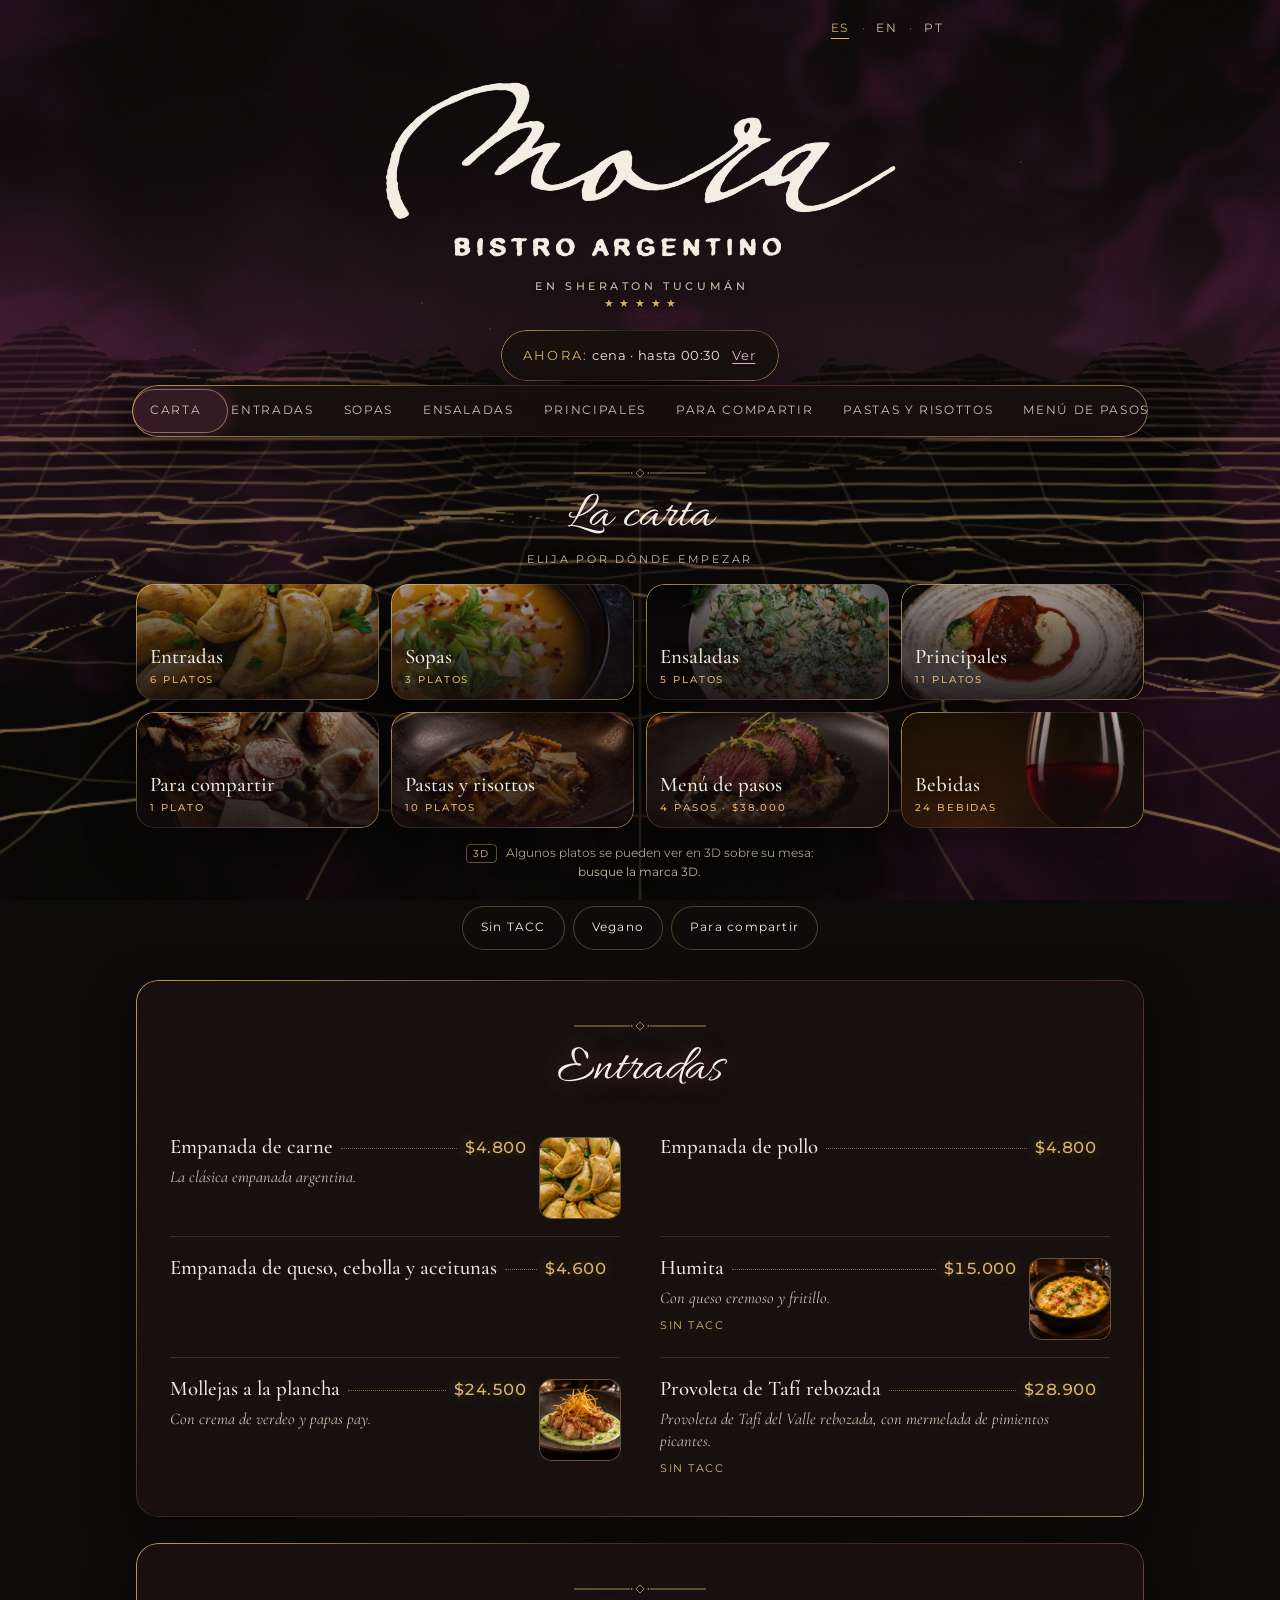
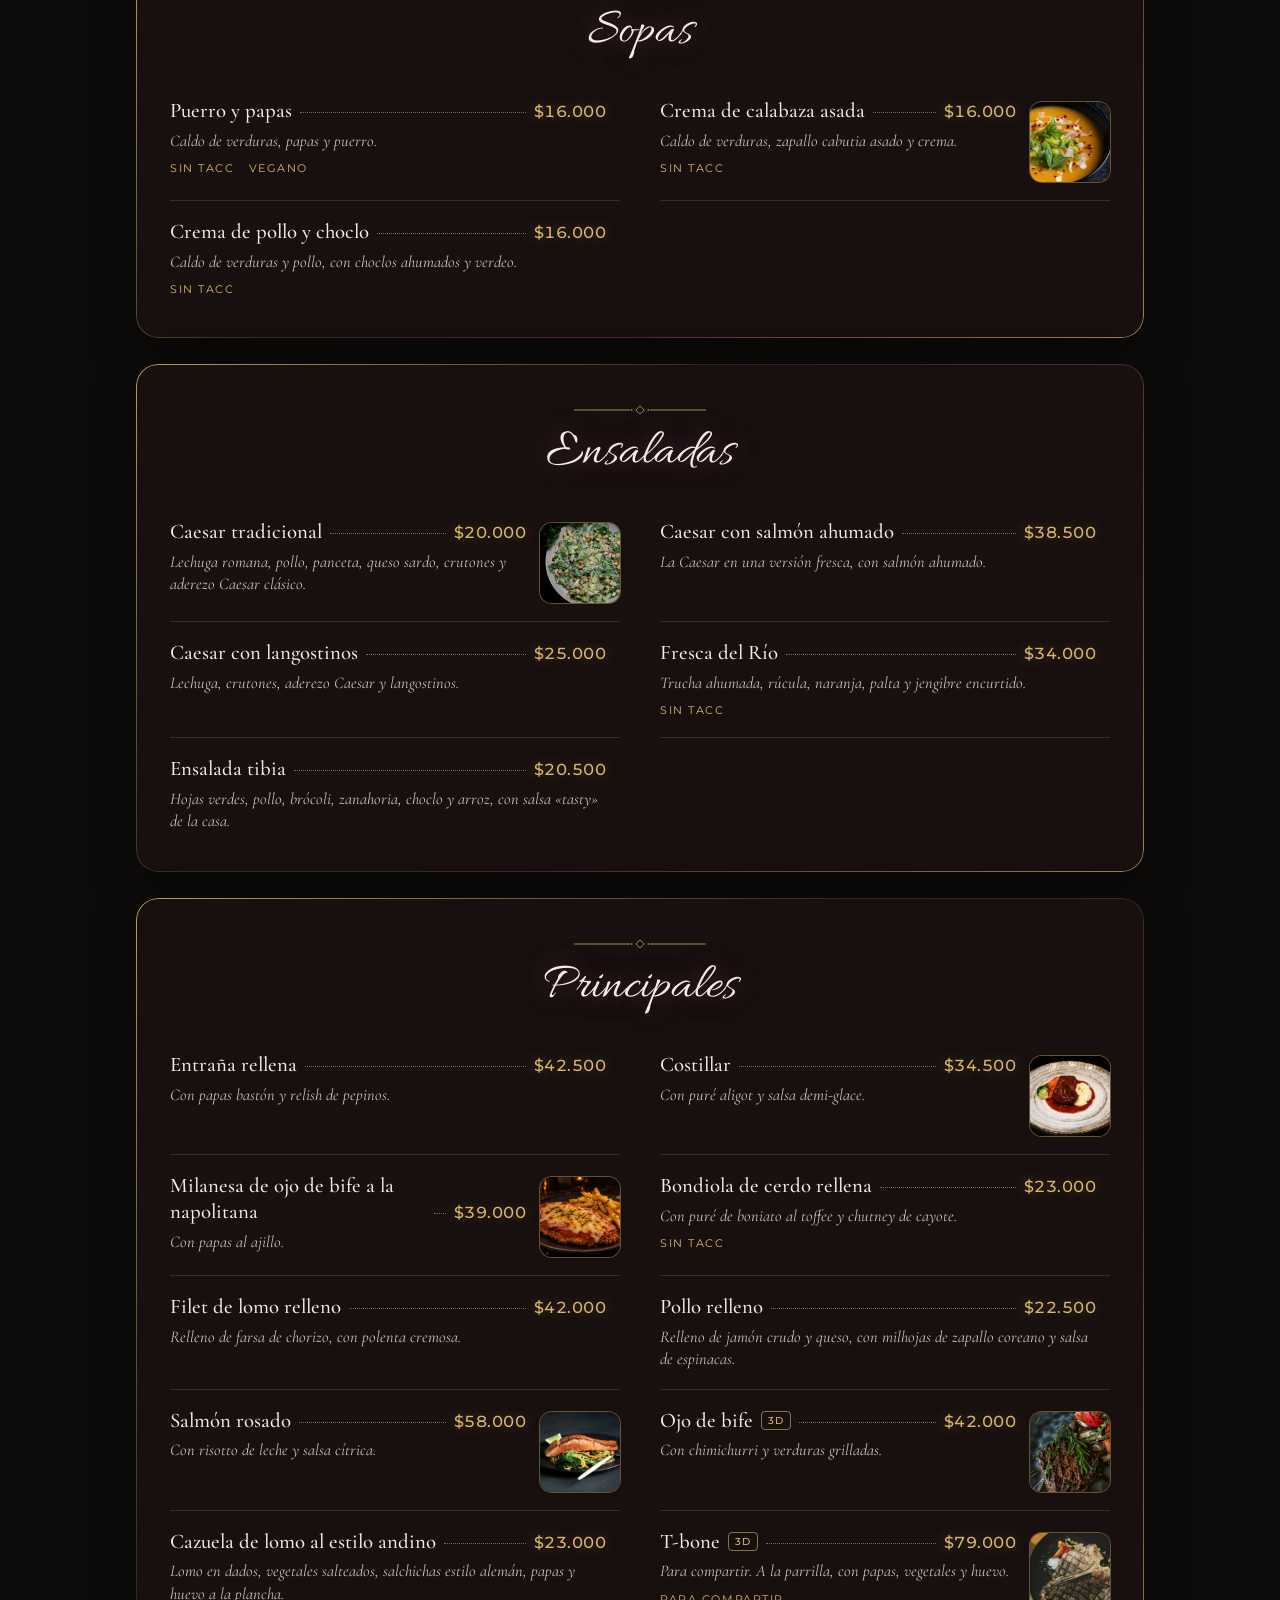
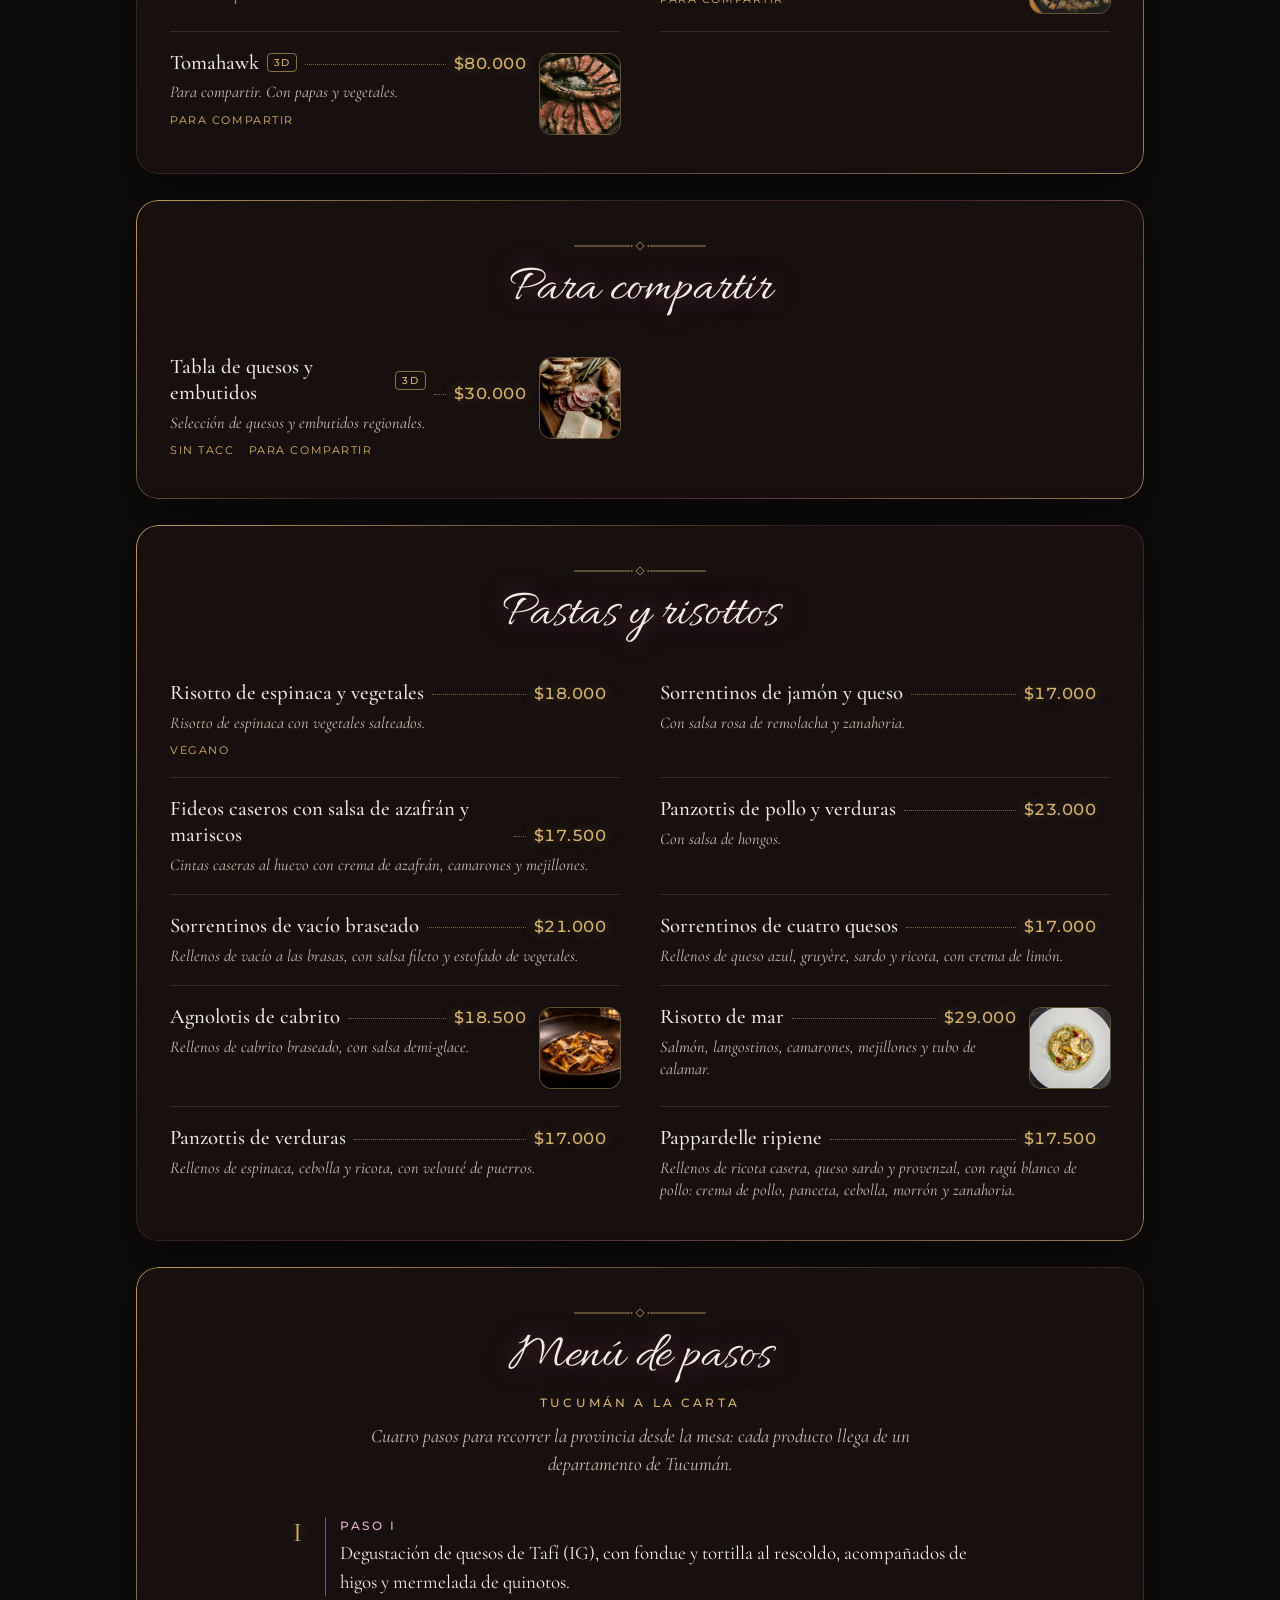
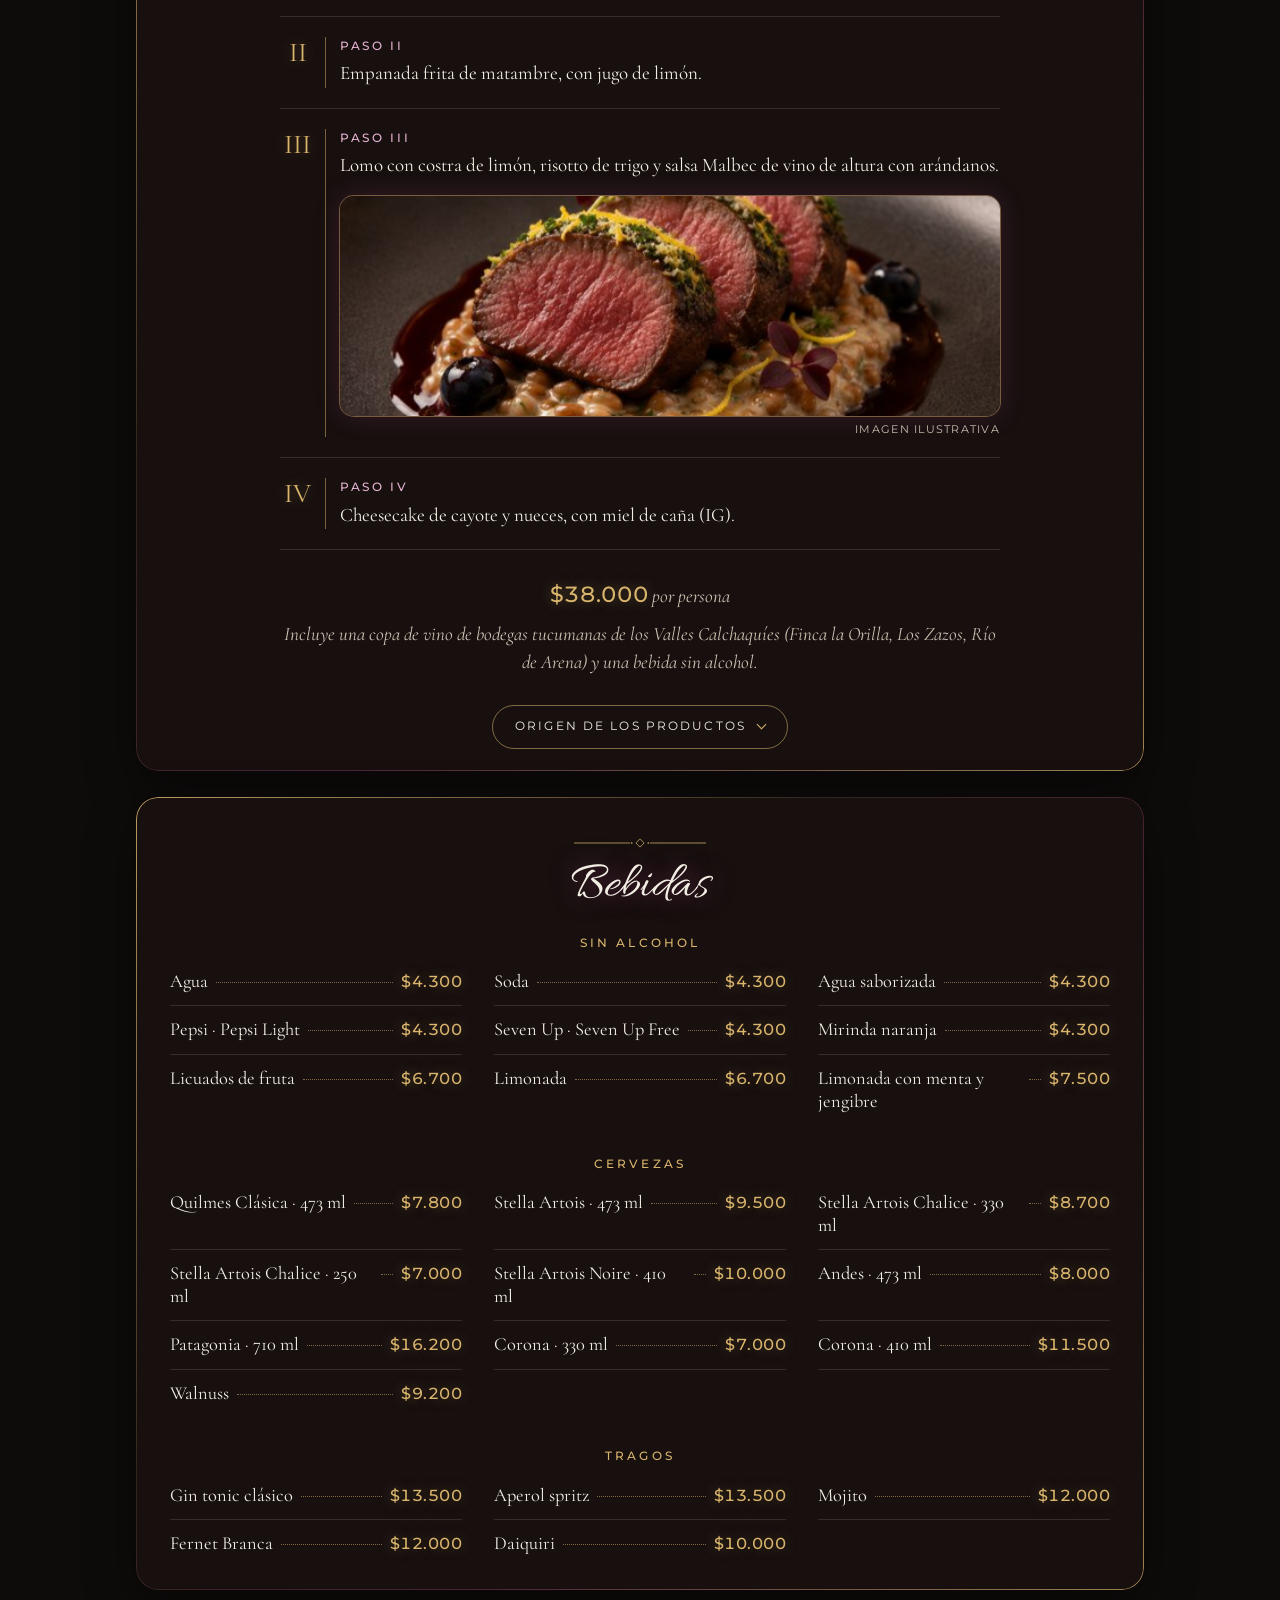
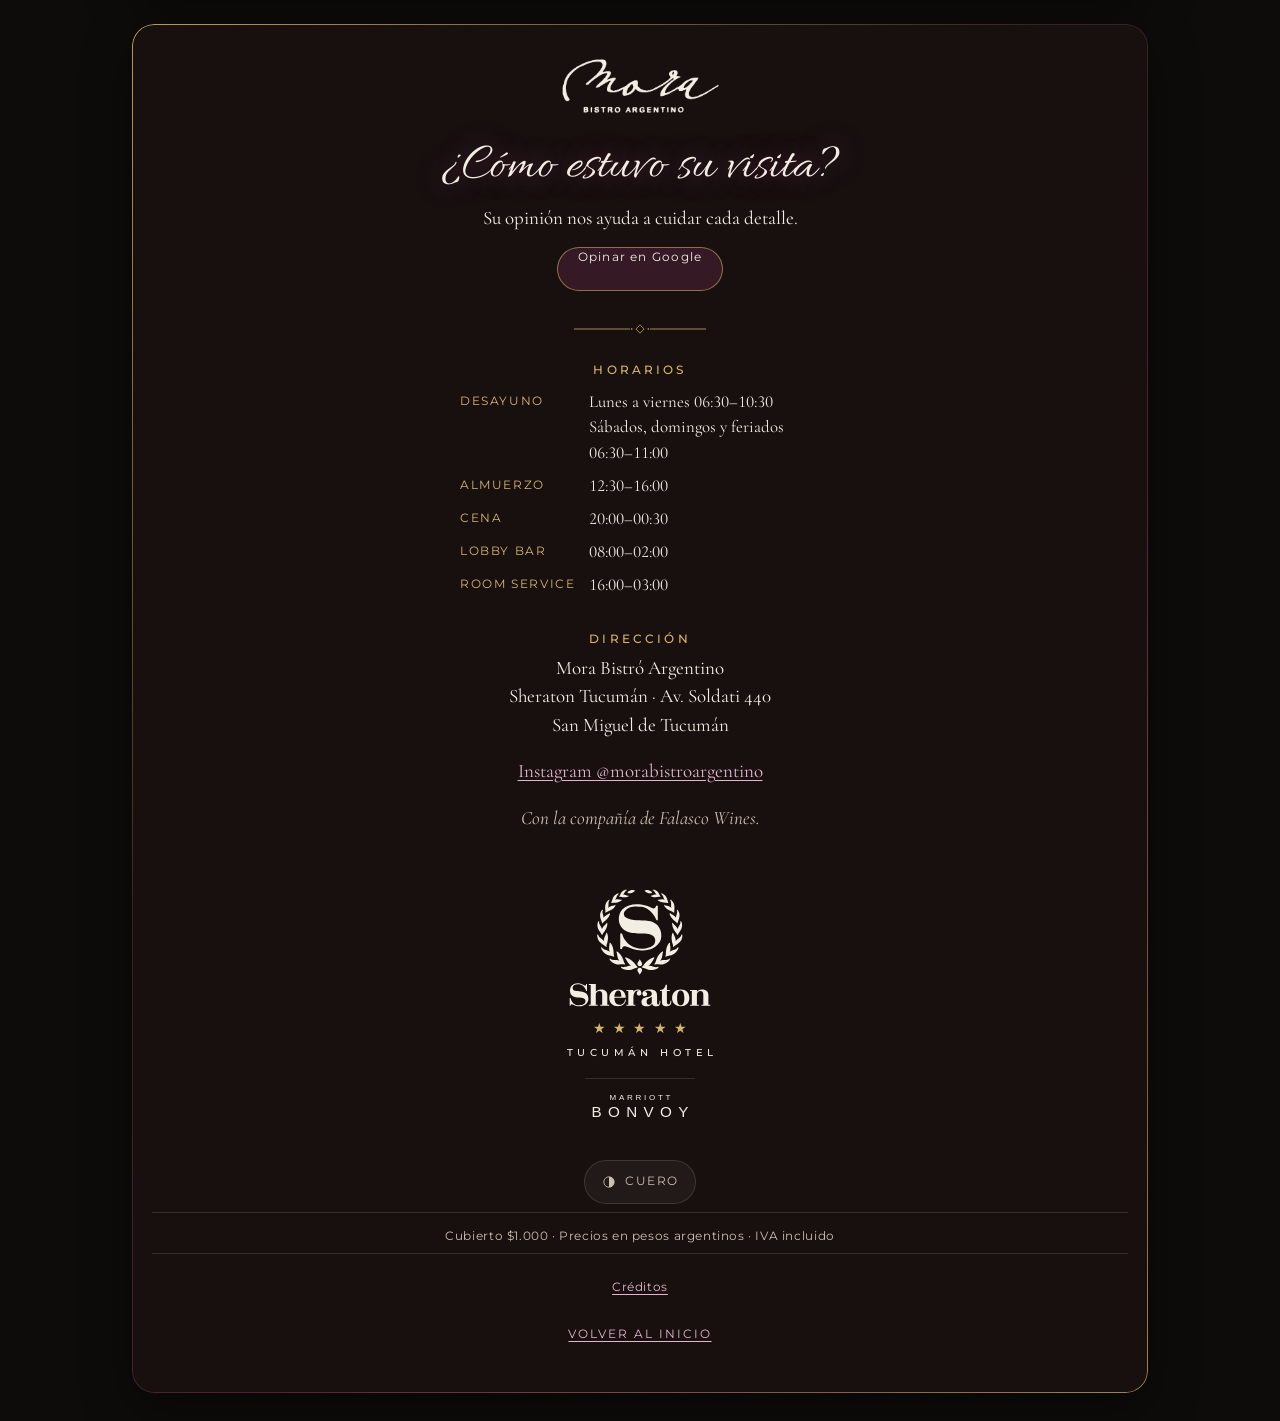
<file: index.html>
<!doctype html>
<html lang="es" data-theme="dark">
<head>
  <meta charset="utf-8">
  <meta name="robots" content="noindex, nofollow">
  <meta name="viewport" content="width=device-width, initial-scale=1, viewport-fit=cover">
  <title>Mora Bistró Argentino · Carta</title>
  <meta name="description" content="Carta de Mora Bistró Argentino, en Sheraton Tucumán. Cocina tucumana de producto, en español, inglés y portugués.">
  <meta name="theme-color" content="#0E0C0B">
  <meta name="color-scheme" content="dark light">
  <meta property="og:type" content="website">
  <meta property="og:title" content="Mora Bistró Argentino · Carta">
  <meta property="og:description" content="Carta de Mora Bistró Argentino, en Sheraton Tucumán. Cocina tucumana de producto.">
  <meta property="og:image" content="https://septimionicolas.github.io/mora-bistro-carta/og.jpg">
  <meta property="og:image:width" content="1200">
  <meta property="og:image:height" content="630">
  <meta property="og:image:alt" content="Logo de Mora Bistró Argentino sobre fondo negro">
  <link rel="icon" href="favicon-32.png" sizes="32x32" type="image/png">
  <link rel="apple-touch-icon" href="apple-touch-icon.png">
  <link rel="preload" as="image" href="logo-mora.png">
  <link rel="preload" as="image" href="logo-sheraton.svg">
  <style>
    /* Loader de Mora: CSS crítico, se ve antes de cualquier script. Si el JS falla, se va solo a los 4 s. */
    #mora-loader {
      position: fixed; inset: 0; z-index: 1000; display: grid; place-items: center;
      background-color: #0A0807; color: #F3EEE4;
      transition: background-color 700ms ease, opacity 500ms ease, visibility 0s linear 0s;
      animation: loaderFuera .6s ease 4s forwards !important;
    }
    @keyframes loaderFuera { to { opacity: 0; visibility: hidden; pointer-events: none; } }
    .loader-centro { display: flex; flex-direction: column; align-items: center; width: min(80vw, 520px); }
    .loader-logo {
      position: relative; width: 100%; aspect-ratio: 1800 / 635; background: rgba(243, 238, 228, .07);
      -webkit-mask: url("logo-mora.png") center / contain no-repeat; mask: url("logo-mora.png") center / contain no-repeat;
      transform-origin: 0 0; will-change: transform;
    }
    .loader-tinta, .loader-luz { position: absolute; inset: 0; }
    .loader-tinta {
      background: #F3EEE4; clip-path: inset(0 100% 0 0);
      animation: loaderTrazo 1.25s cubic-bezier(.55, .1, .35, 1) .15s forwards;
      transition: background-color 700ms ease;
    }
    .loader-luz {
      left: -40%; width: 40%;
      background: linear-gradient(90deg, transparent, rgba(217, 180, 108, .25) 35%, #F6D9A0 62%, #D9B46C 75%, transparent);
      animation: loaderLuz 1.25s cubic-bezier(.55, .1, .35, 1) .15s forwards;
    }
    @keyframes loaderTrazo { to { clip-path: inset(0 0 0 0); } }
    @keyframes loaderLuz { 0% { transform: translateX(0); opacity: 1; } 85% { opacity: 1; } 100% { transform: translateX(350%); opacity: 0; } }
    .loader-linea { position: relative; width: 132px; height: 1px; margin-top: 26px; background: rgba(217, 180, 108, .18); overflow: hidden; }
    .loader-linea i {
      position: absolute; inset: 0; background: #D9B46C; box-shadow: 0 0 8px #D9B46C;
      transform: scaleX(0); transform-origin: 0 50%;
      animation: loaderLlenar 3.2s cubic-bezier(.2, .7, .3, 1) .3s forwards; transition: transform 300ms ease;
    }
    @keyframes loaderLlenar { to { transform: scaleX(.92); } }
    .loader-texto {
      margin: 22px 0 0; display: flex; flex-direction: column; align-items: center; gap: 9px;
      font-family: 'Montserrat', 'Helvetica Neue', Arial, sans-serif; color: rgba(243, 238, 228, .86);
      opacity: 0; animation: loaderAparece .7s ease .4s forwards; transition: opacity 400ms ease;
    }
    .lh-logo { display: block; width: 132px; aspect-ratio: 340 / 290; background: #F3EEE4;
      -webkit-mask: url("logo-sheraton.svg") center / contain no-repeat; mask: url("logo-sheraton.svg") center / contain no-repeat; }
    .lh-estrellas { font-size: .82rem; letter-spacing: .5em; text-indent: .5em; color: #D9B46C; line-height: 1; }
    .lh-ciudad { font-size: .58rem; font-weight: 500; letter-spacing: .46em; text-indent: .46em; text-transform: uppercase; }
    .lh-bonvoy { display: flex; flex-direction: column; align-items: center; margin-top: 10px; padding-top: 12px;
      border-top: 1px solid rgba(217, 180, 108, .28); font-family: 'Helvetica Neue', Arial, sans-serif; text-transform: uppercase; line-height: 1.15; }
    .lh-bonvoy small { font-size: .46rem; letter-spacing: .34em; text-indent: .34em; font-weight: 500; }
    .lh-bonvoy b { font-size: .86rem; letter-spacing: .42em; text-indent: .42em; font-weight: 400; }
    @keyframes loaderAparece { to { opacity: 1; } }
    #mora-loader.sale { background-color: rgba(10, 8, 7, 0); pointer-events: none; }
    #mora-loader.sale .loader-linea, #mora-loader.sale .loader-texto { opacity: 0; animation: none; transition: opacity 300ms ease; }
    /* al salir el trazo queda completo aunque el barrido no haya terminado */
    #mora-loader.sale .loader-tinta { animation: none; clip-path: none; }
    #mora-loader.sale .loader-luz { display: none; }
    #mora-loader.sale .loader-logo { transition: transform 900ms cubic-bezier(.65, 0, .25, 1); }
    #mora-loader.sale.fundido { opacity: 0; }
    #mora-loader.lleno .loader-linea i { animation: none; transform: scaleX(1); }
    html.cargando-mora { overflow: hidden; }
    @media (prefers-reduced-motion: reduce) {
      .loader-tinta { clip-path: none; animation: none; }
      .loader-luz { display: none; }
      .loader-linea i { animation: none; transform: scaleX(1); }
      .loader-texto { animation: none; opacity: 1; }
      #mora-loader.sale { opacity: 0; transition: opacity 250ms ease !important; }
    }
  </style>
  <link rel="preconnect" href="https://fonts.googleapis.com">
  <link rel="preconnect" href="https://fonts.gstatic.com" crossorigin>
  <link rel="preconnect" href="https://cdn.jsdelivr.net" crossorigin>
  <link rel="stylesheet" href="https://fonts.googleapis.com/css2?family=Allura&family=Cormorant+Garamond:ital,wght@0,400;0,500;0,600;1,400&family=Montserrat:wght@400;500&display=swap">
  <link rel="stylesheet" href="styles.css">
  <link rel="stylesheet" href="ar.css">
  <script>
    /* Tema antes de pintar, para que no parpadee: oscuro salvo que se elija marfil. */
    (function () {
      var tema = null, q = new URLSearchParams(location.search).get('tema');
      try { tema = localStorage.getItem('mora-tema'); } catch (e) {}
      if (q === 'oscuro' || q === 'claro') tema = q;
      document.documentElement.setAttribute('data-theme', tema === 'claro' ? 'light' : 'dark');
    })();
  </script>
  <script src="menu.js" defer></script>
  <script src="mapa.js" defer></script>
  <script src="ar.js" defer></script>
  <script src="app.js" defer></script>
  <script src="movimiento.js" defer></script>
  <script src="fondo.js" defer></script>
</head>
<body>
  <div id="mora-loader" aria-hidden="true">
    <div class="loader-centro">
      <div class="loader-logo"><span class="loader-tinta"></span><span class="loader-luz"></span></div>
      <div class="loader-linea"><i></i></div>
      <div class="loader-texto">
        <span class="lh-logo"></span>
        <span class="lh-estrellas">★★★★★</span>
        <span class="lh-ciudad">Tucumán Hotel</span>
        <span class="lh-bonvoy"><small>Marriott</small><b>Bonvoy</b></span>
      </div>
    </div>
  </div>
  <script>
    /* Loader: se va cuando están listas las fuentes y el logo, nunca antes de 2,2 s ni después de 3,2 s.
       ?loader=0 lo saltea. Al salir, el logo viaja a su lugar en la portada. */
    (function () {
      var el = document.getElementById('mora-loader'), raiz = document.documentElement;
      var q = new URLSearchParams(location.search);
      if (q.get('loader') === '0') { el.parentNode.removeChild(el); return; }
      var lang = q.get('lang'), g = null;
      try { g = localStorage.getItem('mora-lang'); } catch (e) {}
      lang = /^(es|en|pt)$/.test(lang) ? lang : (/^(es|en|pt)$/.test(g) ? g : 'es');
      raiz.classList.add('cargando-mora');
      var t0 = Date.now(), MIN = 2200, MAX = 3200, hecho = false;
      var reducido = window.matchMedia && matchMedia('(prefers-reduced-motion: reduce)').matches;
      function quitar() {
        raiz.classList.remove('logo-en-vuelo');
        if (el.parentNode) el.parentNode.removeChild(el);
      }
      function salir() {
        if (hecho) return; hecho = true;
        el.classList.add('lleno');
        var logo = el.querySelector('.loader-logo'), destino = document.querySelector('.portada-logo .logo');
        var a = logo.getBoundingClientRect(), b = destino && destino.getBoundingClientRect();
        var vuela = !reducido && b && b.width > 0 && b.top >= 0 && b.bottom <= innerHeight;
        raiz.classList.remove('cargando-mora');
        if (vuela) {
          raiz.classList.add('logo-en-vuelo');
          if (raiz.getAttribute('data-theme') === 'light') el.querySelector('.loader-tinta').style.backgroundColor = '#4B1D3A';
          el.classList.add('sale');
          logo.style.transform = 'translate(' + (b.left - a.left) + 'px,' + (b.top - a.top) + 'px) scale(' + (b.width / a.width) + ')';
          setTimeout(quitar, 950);
        } else {
          el.classList.add('sale', 'fundido');
          setTimeout(quitar, reducido ? 300 : 550);
        }
      }
      function listo() { setTimeout(salir, Math.max(0, MIN - (Date.now() - t0))); }
      var fuentes = document.fonts && document.fonts.ready ? document.fonts.ready : Promise.resolve();
      var logoListo = new Promise(function (ok) {
        var img = new Image(); img.onload = img.onerror = ok; img.src = 'logo-mora.png';
      });
      Promise.all([fuentes, logoListo]).then(listo, listo);
      setTimeout(salir, MAX);
    })();
  </script>
  <div class="fondo-quieto" aria-hidden="true"></div>
  <canvas id="fondo" aria-hidden="true"></canvas>
  <a class="saltar" href="#menu">Ir a la carta</a>

  <header class="cabecera portada" id="inicio">
    <div class="barra">
      <div class="idiomas" id="idiomas" role="group" aria-label="Idioma">
        <button type="button" data-lang="es" lang="es" aria-pressed="true">ES</button>
        <span aria-hidden="true">·</span>
        <button type="button" data-lang="en" lang="en" aria-pressed="false">EN</button>
        <span aria-hidden="true">·</span>
        <button type="button" data-lang="pt" lang="pt" aria-pressed="false">PT</button>
      </div>
    </div>

    <div class="portada-marca">
      <h1 class="portada-logo"><span class="logo" role="img" aria-label="Mora Bistró Argentino"></span></h1>
      <p class="portada-bajada">en Sheraton Tucumán</p>
    </div>

    <p class="ahora" id="ahora" aria-live="polite"></p>
  </header>

  <nav class="nav" id="nav" aria-label="Secciones de la carta">
    <a class="nav-logo" href="#inicio" tabindex="-1" aria-hidden="true"><span class="logo" role="img" aria-label="Mora Bistró Argentino"></span></a>
    <ul></ul>
  </nav>

  <main>
    <section class="indice-carta" id="menu" aria-labelledby="t-menu"></section>
    <div id="filtros"></div>
    <div id="carta">
      <noscript><p class="nota-centro">Esta carta necesita JavaScript activado para mostrarse.</p></noscript>
    </div>
  </main>

  <footer class="pie" id="pie"></footer>
</body>
</html>
</file>
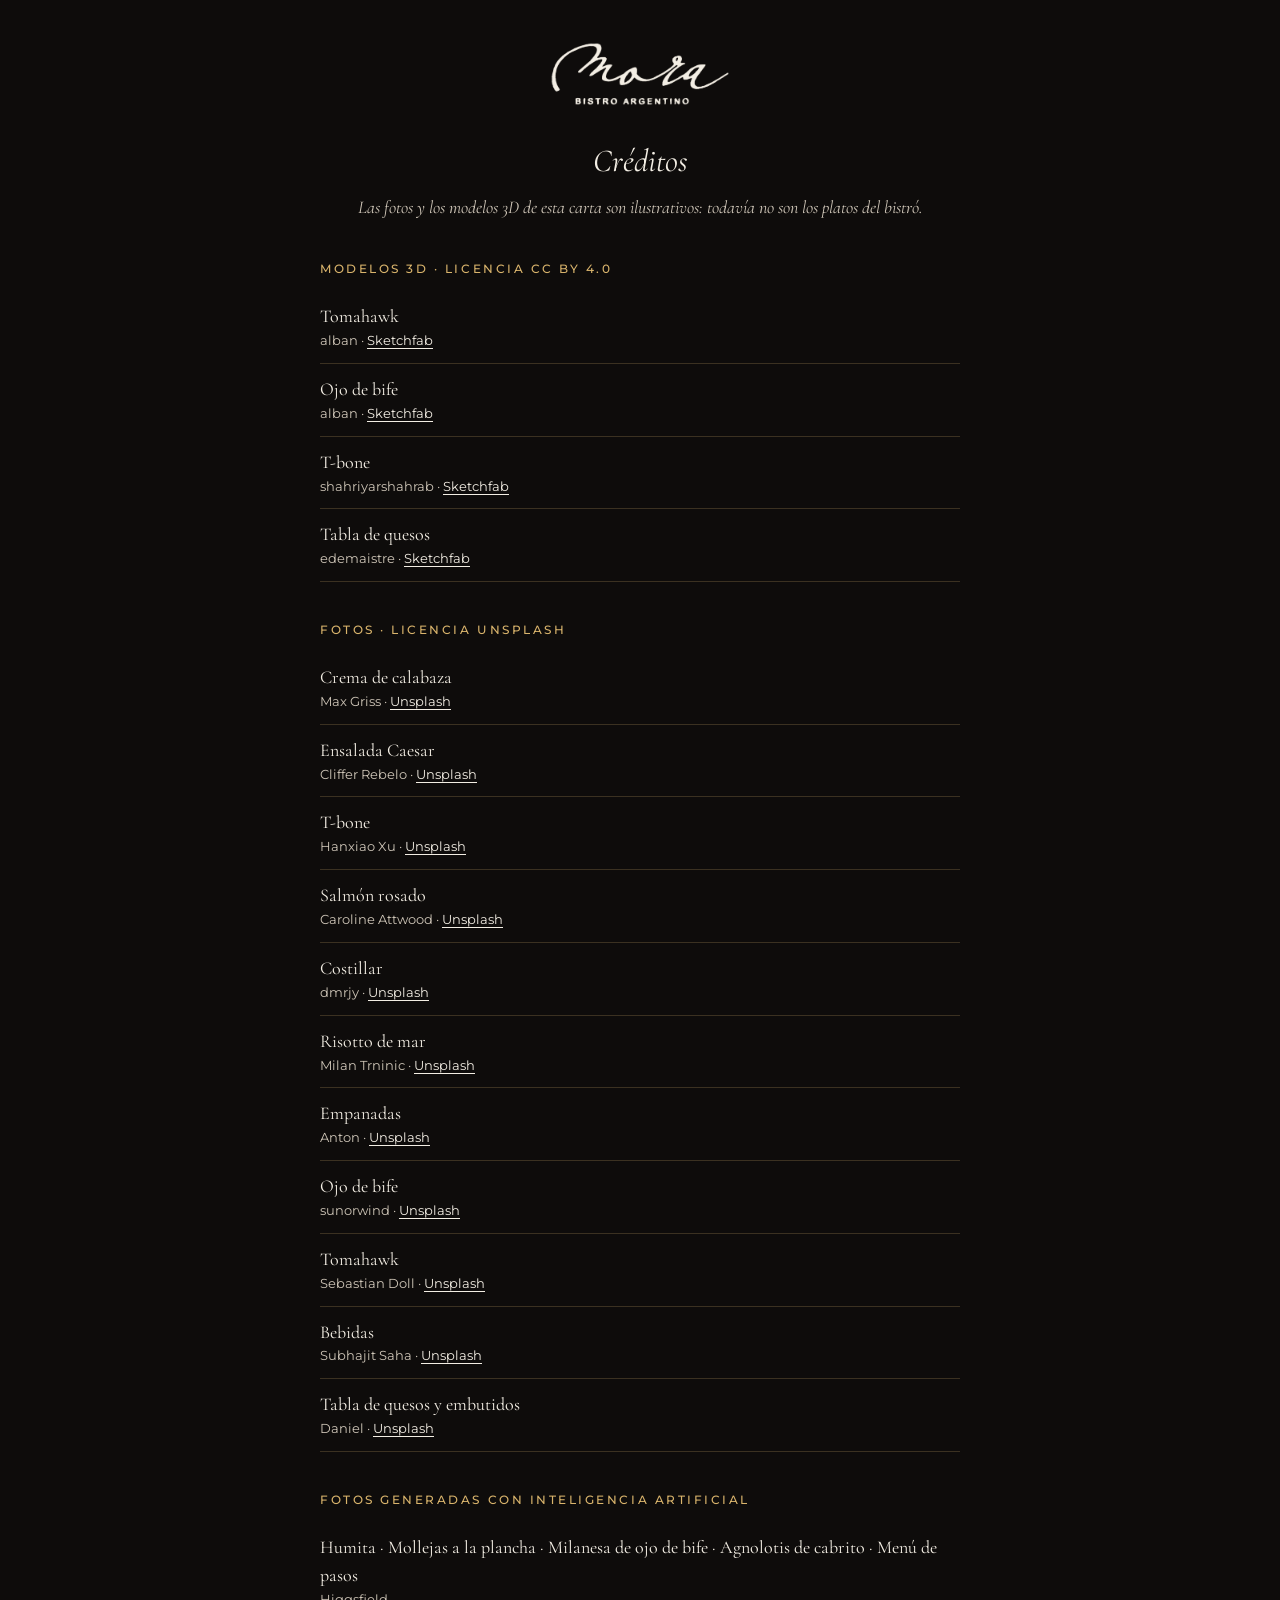
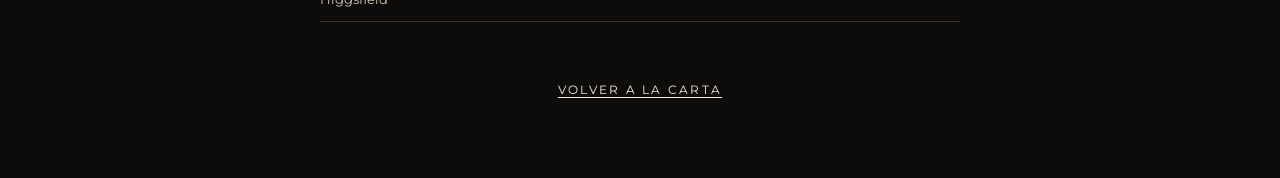
<file: creditos.html>
<!doctype html>
<html lang="es">
<head>
<meta charset="utf-8">
<meta name="robots" content="noindex, nofollow">
<meta name="viewport" content="width=device-width, initial-scale=1">
<meta name="theme-color" content="#0E0C0B">
<title>Créditos · Mora Bistró Argentino</title>
<link rel="icon" href="favicon-32.png">
<link rel="preconnect" href="https://fonts.googleapis.com"><link rel="preconnect" href="https://fonts.gstatic.com" crossorigin>
<link href="https://fonts.googleapis.com/css2?family=Cormorant+Garamond:ital,wght@0,400;0,500;1,400&family=Montserrat:wght@400;500&display=swap" rel="stylesheet">
<style>
  body { margin: 0; background: #0E0C0B; color: #F3EEE4; font-family: 'Cormorant Garamond', Georgia, serif; font-size: 18px; line-height: 1.55; }
  main { max-width: 640px; margin: 0 auto; padding: 40px 20px 64px; }
  .logo { display: block; width: 180px; height: 68px; margin: 0 auto 28px; background: #F3EEE4; -webkit-mask: url(logo-mora.png) center / contain no-repeat; mask: url(logo-mora.png) center / contain no-repeat; }
  h1 { font-weight: 400; font-style: italic; font-size: 2rem; text-align: center; margin: 0 0 8px; }
  h2 { font-family: Montserrat, system-ui, sans-serif; font-weight: 500; font-size: .72rem; letter-spacing: .22em; text-transform: uppercase; color: #D9B46C; margin: 40px 0 12px; }
  p.nota { text-align: center; color: #CFC6B8; font-style: italic; margin: 0 0 8px; }
  ul { list-style: none; margin: 0; padding: 0; }
  li { padding: 12px 0; border-bottom: 1px solid rgba(217,180,108,.22); }
  li span { display: block; font-family: Montserrat, system-ui, sans-serif; font-size: .8rem; color: #CFC6B8; }
  a { color: #F3EEE4; text-underline-offset: 3px; }
  a:focus-visible { outline: 2px solid #D9B46C; outline-offset: 3px; }
  .volver { display: block; text-align: center; margin-top: 44px; font-family: Montserrat, system-ui, sans-serif; font-size: .78rem; letter-spacing: .18em; text-transform: uppercase; padding: 14px; }
</style>
</head>
<body>
<main>
  <a href="./" aria-label="Volver a la carta"><span class="logo"></span></a>
  <h1 data-es="Créditos" data-en="Credits" data-pt="Créditos">Créditos</h1>
  <p class="nota" data-es="Las fotos y los modelos 3D de esta carta son ilustrativos: todavía no son los platos del bistró."
     data-en="The photos and 3D models in this menu are illustrative: they are not yet the bistro’s own dishes."
     data-pt="As fotos e os modelos 3D deste cardápio são ilustrativos: ainda não são os pratos do bistrô.">Las fotos y los modelos 3D de esta carta son ilustrativos: todavía no son los platos del bistró.</p>

  <h2 data-es="Modelos 3D · licencia CC BY 4.0" data-en="3D models · CC BY 4.0 licence" data-pt="Modelos 3D · licença CC BY 4.0">Modelos 3D · licencia CC BY 4.0</h2>
  <ul>
    <li>Tomahawk <span>alban · <a href="https://sketchfab.com/3d-models/0d72ef49ea764361a865207e4d0d8252" rel="noopener">Sketchfab</a></span></li>
    <li>Ojo de bife <span>alban · <a href="https://sketchfab.com/3d-models/d072bd200267477eba8367ee3a62e686" rel="noopener">Sketchfab</a></span></li>
    <li>T-bone <span>shahriyarshahrab · <a href="https://sketchfab.com/3d-models/969285ae788c41cd914387cecf088708" rel="noopener">Sketchfab</a></span></li>
    <li>Tabla de quesos <span>edemaistre · <a href="https://sketchfab.com/3d-models/1eec8ed7b73b4b9f869a1eb1c743f1ce" rel="noopener">Sketchfab</a></span></li>
  </ul>

  <h2 data-es="Fotos · licencia Unsplash" data-en="Photos · Unsplash licence" data-pt="Fotos · licença Unsplash">Fotos · licencia Unsplash</h2>
  <ul>
    <li>Crema de calabaza <span>Max Griss · <a href="https://unsplash.com/photos/cToNEm70cvE" rel="noopener">Unsplash</a></span></li>
    <li>Ensalada Caesar <span>Cliffer Rebelo · <a href="https://unsplash.com/photos/_SUBifWXat0" rel="noopener">Unsplash</a></span></li>
    <li>T-bone <span>Hanxiao Xu · <a href="https://unsplash.com/photos/aLHhsDbj1Iw" rel="noopener">Unsplash</a></span></li>
    <li>Salmón rosado <span>Caroline Attwood · <a href="https://unsplash.com/photos/bpPTlXWTOvg" rel="noopener">Unsplash</a></span></li>
    <li>Costillar <span>dmrjy · <a href="https://unsplash.com/photos/p84Ww7v1ZQs" rel="noopener">Unsplash</a></span></li>
    <li>Risotto de mar <span>Milan Trninic · <a href="https://unsplash.com/photos/cv6Tt2E_r7s" rel="noopener">Unsplash</a></span></li>
    <li>Empanadas <span>Anton · <a href="https://unsplash.com/photos/kJ6myhO23PI" rel="noopener">Unsplash</a></span></li>
    <li>Ojo de bife <span>sunorwind · <a href="https://unsplash.com/photos/Z4CvBOpOi6w" rel="noopener">Unsplash</a></span></li>
    <li>Tomahawk <span>Sebastian Doll · <a href="https://unsplash.com/photos/7AYxPUb4e9I" rel="noopener">Unsplash</a></span></li>
    <li>Bebidas <span>Subhajit Saha · <a href="https://unsplash.com/photos/MG5VIb6o_8g" rel="noopener">Unsplash</a></span></li>
    <li>Tabla de quesos y embutidos <span>Daniel · <a href="https://unsplash.com/photos/Tw2cU6VvTZo" rel="noopener">Unsplash</a></span></li>
  </ul>
  <h2 data-es="Fotos generadas con inteligencia artificial" data-en="AI-generated photos" data-pt="Fotos geradas por inteligência artificial">Fotos generadas con inteligencia artificial</h2>
  <ul>
    <li>Humita · Mollejas a la plancha · Milanesa de ojo de bife · Agnolotis de cabrito · Menú de pasos <span>Higgsfield</span></li>
  </ul>
  <a class="volver" href="./" data-es="Volver a la carta" data-en="Back to the menu" data-pt="Voltar ao cardápio">Volver a la carta</a>
</main>
<script>
  (function () {
    var l = new URLSearchParams(location.search).get('lang');
    if (l !== 'en' && l !== 'pt') return;
    document.documentElement.lang = l;
    document.querySelectorAll('[data-' + l + ']').forEach(function (e) { e.textContent = e.getAttribute('data-' + l); });
  })();
</script>
</body>
</html>
</file>
<file: styles.css>
/* Mora Bistró Argentino · carta digital. Mobile first (360–430 px).
   Futurismo de lujo: fondo WebGL (fondo.js) detrás de paneles de vidrio con filete de oro. */

:root {
  /* oscuro («cuero») es el tema por defecto */
  --fondo: #0E0C0B;
  --panel: rgba(16, 11, 13, 0.66);
  --panel-solido: #17100F;
  --panel-claro: rgba(243, 238, 228, 0.045);
  --tinta: #F3EEE4;
  --tinta-suave: #CBC1B1;
  --mora: #E7B3D2;            /* acento legible sobre vidrio oscuro */
  --vino: #B0457F;            /* brillo magenta-vino */
  --vino-velo: rgba(176, 69, 127, 0.20);
  --oro: #D9B46C;             /* oro luminoso: precios, rótulos */
  --oro-texto: #D9B46C;
  --laton: #A88B5A;
  --oro-filete: linear-gradient(135deg, rgba(217, 180, 108, .85), rgba(168, 139, 90, .18) 38%, rgba(176, 69, 127, .35) 62%, rgba(217, 180, 108, .7));
  --brillo: 0 0 0 1px rgba(217, 180, 108, .5), 0 0 22px rgba(217, 180, 108, .35), 0 0 46px rgba(176, 69, 127, .28);
  --linea: rgba(243, 238, 228, 0.13);
  --foco: #F0CF8A;
  --sombra: 0 18px 50px rgba(0, 0, 0, .45);
  --radio: 22px;
  --serif: 'Cormorant Garamond', 'Cormorant', Garamond, 'Times New Roman', serif;
  --sans: 'Montserrat', 'Helvetica Neue', Arial, sans-serif;
  --script: 'Allura', 'Snell Roundhand', 'Apple Chancery', cursive;
  --lento: 600ms cubic-bezier(.2, .6, .2, 1);
  --suave: 900ms cubic-bezier(.16, .84, .3, 1);
  color-scheme: dark;
}

:root[data-theme="light"] {
  /* «marfil» */
  --fondo: #F3EEE4;
  --panel: rgba(251, 248, 242, 0.74);
  --panel-solido: #FAF7F1;
  --panel-claro: rgba(75, 29, 58, 0.035);
  --tinta: #141211;
  --tinta-suave: #5A5048;
  --mora: #4B1D3A;
  --vino: #4B1D3A;
  --vino-velo: rgba(75, 29, 58, 0.10);
  --oro: #775F33;
  --oro-texto: #775F33;
  --laton: #A88B5A;
  --oro-filete: linear-gradient(135deg, rgba(168, 139, 90, .9), rgba(168, 139, 90, .25) 40%, rgba(75, 29, 58, .25) 62%, rgba(168, 139, 90, .8));
  --brillo: 0 0 0 1px rgba(168, 139, 90, .6), 0 0 18px rgba(168, 139, 90, .3);
  --linea: rgba(20, 18, 17, 0.14);
  --foco: #4B1D3A;
  --sombra: 0 14px 40px rgba(75, 29, 58, .10);
  color-scheme: light;
}

*, *::before, *::after { box-sizing: border-box; }
html {
  -webkit-text-size-adjust: 100%; scroll-padding-top: 80px;
  background: var(--fondo);           /* el body queda transparente para dejar ver el lienzo */
  transition: background-color var(--lento);
}
@media (prefers-reduced-motion: no-preference) { html { scroll-behavior: smooth; } }

body {
  margin: 0;
  background: transparent;
  color: var(--tinta);
  font-family: var(--serif);
  font-size: 1.1875rem;
  line-height: 1.5;
  overflow-x: hidden;
  -webkit-font-smoothing: antialiased;
  transition: color var(--lento);
}

a { color: var(--mora); text-decoration-thickness: 1px; text-underline-offset: 3px; }
button { font: inherit; color: inherit; -webkit-tap-highlight-color: transparent; }
:focus-visible { outline: 2px solid var(--foco); outline-offset: 3px; border-radius: 6px; }
[hidden] { display: none !important; }

.saltar {
  position: absolute; left: 16px; top: -60px; z-index: 30; border-radius: 999px;
  background: var(--tinta); color: var(--fondo); padding: 12px 16px; font-family: var(--sans); font-size: .8rem;
}
.saltar:focus { top: 12px; }

/* ---------- fondo ---------- */
#fondo {
  position: fixed; inset: 0 0 auto 0; z-index: -1; width: 100%; height: 100vh; height: 100lvh;
  display: block; pointer-events: none; opacity: 0; transition: opacity 1.4s ease;
}
#fondo.listo { opacity: 1; }
.fondo-quieto {
  position: fixed; inset: 0; z-index: -2; pointer-events: none;
  background:
    url("data:image/svg+xml,%3Csvg xmlns='http://www.w3.org/2000/svg' viewBox='0 0 400 300' preserveAspectRatio='none'%3E%3Cg fill='none' stroke='%23D9B46C' stroke-width='.7'%3E%3Cpath stroke-opacity='.34' d='M0 120C50 96 92 112 140 92S236 52 284 78S360 104 400 84'/%3E%3Cpath stroke-opacity='.28' d='M0 146C54 124 98 138 146 118S238 82 288 106S362 130 400 112'/%3E%3Cpath stroke-opacity='.24' d='M0 174C58 152 104 166 152 148S242 114 292 136S364 158 400 142'/%3E%3Cpath stroke-opacity='.2' d='M0 204C62 184 110 196 158 180S246 148 296 168S366 188 400 174'/%3E%3Cpath stroke-opacity='.16' d='M0 236C66 218 116 228 164 214S250 184 300 202S368 220 400 208'/%3E%3Cpath stroke-opacity='.12' d='M0 270C70 254 122 262 170 250S254 222 304 238S370 254 400 244'/%3E%3C/g%3E%3C/svg%3E") center bottom / 100% 62% no-repeat,
    radial-gradient(120% 70% at 78% 8%, rgba(176, 69, 127, .38), transparent 60%),
    radial-gradient(90% 60% at 10% 40%, rgba(75, 29, 58, .7), transparent 70%),
    linear-gradient(180deg, #120D0E 0%, #1A0E16 45%, #0E0C0B 100%);
}
:root[data-theme="light"] .fondo-quieto {
  background:
    url("data:image/svg+xml,%3Csvg xmlns='http://www.w3.org/2000/svg' viewBox='0 0 400 300' preserveAspectRatio='none'%3E%3Cg fill='none' stroke='%23A88B5A' stroke-width='.7'%3E%3Cpath stroke-opacity='.3' d='M0 120C50 96 92 112 140 92S236 52 284 78S360 104 400 84'/%3E%3Cpath stroke-opacity='.25' d='M0 146C54 124 98 138 146 118S238 82 288 106S362 130 400 112'/%3E%3Cpath stroke-opacity='.2' d='M0 174C58 152 104 166 152 148S242 114 292 136S364 158 400 142'/%3E%3Cpath stroke-opacity='.16' d='M0 204C62 184 110 196 158 180S246 148 296 168S366 188 400 174'/%3E%3Cpath stroke-opacity='.12' d='M0 236C66 218 116 228 164 214S250 184 300 202S368 220 400 208'/%3E%3C/g%3E%3C/svg%3E") center bottom / 100% 62% no-repeat,
    radial-gradient(110% 60% at 80% 6%, rgba(176, 69, 127, .10), transparent 60%),
    linear-gradient(180deg, #F6F1E8 0%, #F3EEE4 60%, #EEE6D8 100%);
}

/* ---------- vidrio ---------- */
.vidrio, .seccion, .ahora, .panel, .pie, .filtros, .indice-tarjeta {
  background: var(--panel-solido);
}
@supports ((-webkit-backdrop-filter: blur(1px)) or (backdrop-filter: blur(1px))) {
  .vidrio, .seccion, .ahora, .panel, .pie, .indice-tarjeta {
    background: var(--panel);
    -webkit-backdrop-filter: blur(14px) saturate(1.25); backdrop-filter: blur(14px) saturate(1.25);
  }
  .filtros { background: transparent; }
  /* equipos lentos (fondo.js en nivel bajo): sin desenfoque en vivo */
  .fondo-bajo .seccion, .fondo-bajo .pie, .fondo-bajo .panel, .fondo-bajo .ahora {
    -webkit-backdrop-filter: none; backdrop-filter: none; background: var(--panel-solido);
  }
}
.seccion, .pie, .nav, .ahora, .panel, .indice-tarjeta { position: relative; isolation: isolate; }
.seccion::before, .pie::before, .nav::before, .ahora::before, .panel::before, .indice-tarjeta::before {
  content: ''; position: absolute; inset: 0; border-radius: inherit; padding: 1px; pointer-events: none; z-index: -1;
  background: var(--oro-filete);
  -webkit-mask: linear-gradient(#000 0 0) content-box, linear-gradient(#000 0 0);
  -webkit-mask-composite: xor; mask-composite: exclude;
}

/* ---------- cabecera: el logo es el protagonista ---------- */
.cabecera {
  position: relative; text-align: center;
  display: flex; flex-direction: column; align-items: center;
  padding: calc(56px + env(safe-area-inset-top)) 16px 4px; max-width: 640px; margin: 0 auto;
}

/* logo real (blanco sobre transparente) teñido con máscara: marfil en cuero, mora en marfil */
.logo {
  display: block; background: var(--tinta);
  -webkit-mask: url("logo-mora.png") center / contain no-repeat;
  mask: url("logo-mora.png") center / contain no-repeat;
}
:root[data-theme="light"] .logo { background: var(--mora); }

.barra {
  position: absolute; top: env(safe-area-inset-top); left: 8px; right: 4px; height: 56px;
  display: flex; justify-content: flex-end; align-items: center;
}

/* marca grande de la portada: el logo es lo primero que se lee */
.portada-marca { width: 100%; margin: 22px 0 0; }
.portada-logo { margin: 0; line-height: 0; }
.portada-logo .logo { width: min(80vw, 520px); aspect-ratio: 1800 / 635; margin: 0 auto; }
.portada-bajada {
  margin: 18px 0 0; font-family: var(--sans); font-size: .66rem; font-weight: 500;
  letter-spacing: .34em; text-indent: .34em; text-transform: uppercase; color: var(--tinta-suave);
}
.portada-bajada span { color: var(--oro-texto); margin: 0 .2em; }
/* mientras está el loader la portada espera; el logo grande no se mueve (es el destino del vuelo) */
html.cargando-mora .cabecera > * { animation-play-state: paused; }
.cabecera > .portada-marca { animation: none; }
html.logo-en-vuelo .portada-logo .logo { visibility: hidden; }
.idiomas { display: flex; align-items: center; color: var(--tinta-suave); font-family: var(--sans); font-size: .75rem; }
.idiomas > span { opacity: .55; }
.idiomas button {
  min-height: 44px; min-width: 44px; padding: 0 6px; background: none; border: 0; cursor: pointer;
  font-family: var(--sans); font-size: .75rem; letter-spacing: .14em; color: var(--tinta-suave);
  transition: color var(--lento);
}
.idiomas button[aria-pressed="true"] { color: var(--oro-texto); text-decoration: underline; text-decoration-thickness: 1px; text-underline-offset: 6px; }
.btn-tema {
  min-height: 44px; display: inline-flex; align-items: center; gap: 8px; padding: 0 16px; cursor: pointer; border-radius: 999px;
  font-family: var(--sans); font-size: .72rem; letter-spacing: .14em; text-transform: uppercase; color: var(--tinta-suave);
  border: 1px solid var(--linea); background: var(--panel-claro); transition: color var(--lento);
}
.btn-tema svg { width: 16px; height: 16px; fill: none; stroke: currentColor; stroke-width: 1; }
.btn-tema svg path { fill: currentColor; stroke: none; }


.ahora {
  margin: 18px auto 0; padding: 10px 22px; max-width: 340px; border-radius: 999px;
  font-family: var(--sans); font-size: .8rem; letter-spacing: .05em; line-height: 1.5; min-height: 44px;
  box-shadow: var(--sombra);
}
.ahora-etiqueta { text-transform: uppercase; letter-spacing: .18em; color: var(--oro-texto); }
.ahora-link { display: inline-block; margin-left: 6px; padding: 6px 2px; }

/* pie: logo y selector de tema */
.logo-pie { width: 160px; height: 56px; margin: 4px auto 14px; }
.pie-tema { padding-top: 6px; }

/* entrada escalonada de la portada */
@media (prefers-reduced-motion: no-preference) {
  .cabecera > * { animation: entrar 1.2s cubic-bezier(.16, .84, .3, 1) both; }
  .barra { animation-delay: .5s; }
  .ahora { animation-delay: .75s; }
}
@keyframes entrar { from { opacity: 0; transform: translateY(18px); filter: blur(6px); } }

/* ---------- navegación: píldora de vidrio con indicador ---------- */
.nav {
  position: sticky; top: max(10px, env(safe-area-inset-top)); z-index: 20;
  margin: 0 auto; width: calc(100% - 24px); max-width: 760px; border-radius: 999px;
  box-shadow: var(--sombra); background: rgba(23, 16, 15, .93);
  -webkit-backdrop-filter: blur(16px) saturate(1.2); backdrop-filter: blur(16px) saturate(1.2);
}
:root[data-theme="light"] .nav { background: rgba(250, 247, 241, .94); }
/* franja de fundido bajo la barra fija: el texto que sube se apaga antes de pasar por detrás */
body::before {
  content: ''; position: fixed; top: 0; left: 0; right: 0; z-index: 19; pointer-events: none;
  height: calc(76px + env(safe-area-inset-top));
  background: linear-gradient(180deg, var(--fondo) 0%, var(--fondo) 55%, transparent 100%);
  opacity: 0; transition: opacity var(--lento);
}
body:has(#nav.con-logo)::before { opacity: 1; }
.nav { display: flex; align-items: center; }
.nav .nav-logo {
  flex: none; display: flex; align-items: center; width: 0; min-height: 44px; padding: 0; margin: 0; overflow: hidden; opacity: 0;
  transition: width var(--suave), margin var(--suave), opacity var(--lento);
}
.nav.con-logo .nav-logo { width: 102px; margin-left: 16px; opacity: 1; }
.nav-logo .logo { width: 102px; height: 36px; flex: none; }
.nav ul {
  flex: 1; min-width: 0;
  position: relative; list-style: none; margin: 0; padding: 4px; border-radius: 999px;
  display: flex; gap: 2px; overflow-x: auto; scrollbar-width: none;
}
.nav ul::-webkit-scrollbar { display: none; }
.nav ul::after {
  content: ''; position: absolute; top: 4px; bottom: 4px; left: 0; width: var(--ind-w, 0); border-radius: 999px;
  transform: translateX(var(--ind-x, 0)); opacity: 0;
  background: var(--vino-velo); box-shadow: inset 0 0 0 1px rgba(217, 180, 108, .55), 0 0 18px rgba(176, 69, 127, .35);
  transition: transform var(--suave), width var(--suave), opacity var(--lento);
}
.nav ul.con-indicador::after { opacity: 1; }
.nav li { position: relative; z-index: 1; }
.nav a {
  display: flex; align-items: center; min-height: 44px; padding: 0 14px; white-space: nowrap; border-radius: 999px;
  font-family: var(--sans); font-size: .74rem; letter-spacing: .14em; text-transform: uppercase;
  color: var(--tinta-suave); text-decoration: none;
  transition: color var(--lento);
}
.nav a.activo { color: var(--tinta); }
:root[data-theme="light"] .nav a.activo { color: var(--mora); }
:root[data-theme="light"] .nav ul::after { box-shadow: inset 0 0 0 1px rgba(168, 139, 90, .7); }

/* ---------- filtros ---------- */
main { max-width: 640px; margin: 0 auto; padding: 0 12px; }
.filtros {
  display: flex; flex-wrap: wrap; justify-content: center; align-items: center; gap: 8px; padding: 24px 0 4px;
}
.filtro, .chip, .btn, .btn-ar {
  position: relative; min-height: 44px; cursor: pointer; border-radius: 999px;
  font-family: var(--sans); letter-spacing: .1em;
  transition: background-color var(--lento), border-color var(--lento), box-shadow 280ms ease, color var(--lento), transform 160ms ease;
}
.filtro {
  padding: 0 18px; background: var(--panel); border: 1px solid rgba(217, 180, 108, .32);
  font-size: .76rem; color: var(--tinta);
  -webkit-backdrop-filter: blur(10px); backdrop-filter: blur(10px);
}
:root[data-theme="light"] .filtro { border-color: var(--linea); }
.filtro[aria-pressed="true"] { border-color: var(--oro); background: var(--vino-velo); color: var(--tinta); box-shadow: 0 0 16px rgba(176, 69, 127, .35); }
:root[data-theme="light"] .filtro[aria-pressed="true"] { color: var(--mora); box-shadow: none; }
.filtro-estado { display: flex; flex-direction: column; align-items: center; gap: 8px; text-align: center; }
.filtro-estado:empty { display: none; }
.filtro-cuenta, .filtro-vacio { margin: 0; font-family: var(--sans); font-size: .8rem; color: var(--tinta-suave); }
.filtro-vacio { font-family: var(--serif); font-style: italic; font-size: 1.1rem; color: var(--tinta); }
.limpiar {
  display: inline-flex; align-items: center; min-height: 44px; padding: 0 18px; cursor: pointer; border-radius: 999px;
  background: var(--panel-solido); border: 1px solid var(--oro); color: var(--tinta);
  font-family: var(--sans); font-size: .74rem; letter-spacing: .12em; text-transform: uppercase;
}
:root[data-theme="light"] .limpiar { border-color: var(--mora); color: var(--mora); }
.filtro:active, .chip:active, .btn:active, .btn-ar:active { box-shadow: var(--brillo); transform: scale(.97); }

/* ---------- secciones (paneles de vidrio) ---------- */
.seccion {
  margin: 26px 0 0; padding: 34px 20px 18px; border-radius: var(--radio);
  scroll-margin-top: 80px; box-shadow: var(--sombra);
}
.seccion-cabeza { text-align: center; margin-bottom: 18px; }
.ornamento { display: block; width: 132px; height: 12px; margin: 0 auto 8px; fill: none; stroke: var(--oro); stroke-width: .9; overflow: visible; }
.ornamento path:last-of-type { fill: var(--panel-solido); }
.ornamento circle { fill: var(--oro); stroke: none; }
.titulo-script {
  margin: 0; font-family: var(--script); font-weight: 400; font-size: 3.2rem; line-height: 1.15; color: var(--tinta);
  text-shadow: 0 0 24px rgba(176, 69, 127, .55);
}
:root[data-theme="light"] .titulo-script { color: var(--mora); text-shadow: none; }
.sobretitulo, .subtitulo {
  font-family: var(--sans); font-size: .76rem; font-weight: 500; letter-spacing: .26em; text-transform: uppercase;
  color: var(--oro-texto);
}
.sobretitulo { margin: 8px 0 0; }
.subtitulo { margin: 0 0 6px; text-align: center; }
#bebidas .subtitulo { margin-top: 30px; }
#bebidas .seccion-cabeza + .subtitulo { margin-top: 0; }
.nota-centro { text-align: center; color: var(--tinta-suave); font-style: italic; margin: 10px auto 0; max-width: 30em; }

.platos { list-style: none; margin: 0; padding: 0; }
.plato { padding: 18px 0; border-bottom: 1px solid var(--linea); }
.plato:last-child { border-bottom: 0; }
.plato-linea { display: flex; align-items: baseline; gap: 8px; }
.plato-nombre { margin: 0; font-size: 1.3rem; font-weight: 500; line-height: 1.25; flex: 0 1 auto; }
.puntos { flex: 1 1 12px; min-width: 12px; border-bottom: 1px dotted rgba(217, 180, 108, .55); transform: translateY(-4px); }
:root[data-theme="light"] .puntos { border-bottom-color: var(--laton); }
.precio {
  flex: 0 0 auto; font-family: var(--sans); font-size: .98rem; font-weight: 500; color: var(--oro);
  font-variant-numeric: tabular-nums lining-nums; letter-spacing: .03em; text-align: right;
  text-shadow: 0 0 14px rgba(217, 180, 108, .35);
}
:root[data-theme="light"] .precio { text-shadow: none; }
.plato-desc { margin: 6px 0 0; color: var(--tinta-suave); font-style: italic; font-size: 1.08rem; }
/* fila de la carta: todo el renglón abre la ficha (botón estirado) */
.plato-fila { position: relative; display: grid; grid-template-columns: minmax(0, 1fr) auto; gap: 14px; align-items: start; }
.plato-texto { min-width: 0; }
.plato-btn {
  padding: 0; margin: 0; background: none; border: 0; font: inherit; color: inherit; text-align: left; cursor: pointer;
  -webkit-tap-highlight-color: transparent;
}
.plato-btn::after { content: ''; position: absolute; inset: 0; border-radius: 12px; }
.plato-btn:focus { outline: none; }
.plato-btn:focus-visible::after { outline: 2px solid var(--foco); outline-offset: 2px; }
@media (hover: hover) { .plato-fila:hover .plato-nombre { color: var(--mora); } }
.plato-fila .plato-desc {
  display: -webkit-box; -webkit-box-orient: vertical; -webkit-line-clamp: 2; line-clamp: 2; overflow: hidden;
  font-size: 1.02rem; line-height: 1.35;
}
.plato-fila .tags { margin-top: 8px; }
.plato-mini {
  display: block; width: 80px; height: 80px; border-radius: 12px; object-fit: cover; margin-top: 4px;
  background: var(--linea); box-shadow: 0 0 0 1px rgba(217, 180, 108, .4);
}
:root[data-theme="light"] .plato-mini { box-shadow: 0 0 0 1px rgba(168, 139, 90, .5); }
.marca-3d {
  flex: none; align-self: center; padding: 1px 6px; border: 1px solid rgba(217, 180, 108, .6); border-radius: 4px;
  font-family: var(--sans); font-size: .62rem; font-weight: 500; letter-spacing: .12em; color: var(--oro-texto);
}
:root[data-theme="light"] .marca-3d { border-color: var(--laton); }
.vh { position: absolute !important; width: 1px; height: 1px; padding: 0; margin: -1px; overflow: hidden; clip: rect(0 0 0 0); white-space: nowrap; border: 0; }
.tags { list-style: none; display: flex; flex-wrap: wrap; gap: 6px 14px; padding: 0; margin: 10px 0 0; }
.tag { font-family: var(--sans); font-size: .7rem; letter-spacing: .14em; text-transform: uppercase; color: var(--oro-texto); }
.maridaje { margin: 8px 0 0; font-family: var(--sans); font-size: .8rem; letter-spacing: .03em; color: var(--tinta-suave); }
.maridaje::before { content: ''; display: inline-block; width: 14px; height: 1px; background: var(--oro); vertical-align: middle; margin-right: 8px; box-shadow: 0 0 6px var(--oro); }
.platos-simples .plato { padding: 12px 0; }
.platos-simples .plato-nombre { font-size: 1.15rem; font-weight: 400; }

/* fotos opcionales: si el archivo falta, la figura se oculta sola */
.foto { margin: 16px 0 0; }
.foto-marco {
  position: relative; display: block; overflow: hidden; border-radius: 14px; background: var(--linea);
  box-shadow: 0 0 0 1px rgba(217, 180, 108, .45), 0 0 26px rgba(176, 69, 127, .22);
  transform: translateZ(0);
}
:root[data-theme="light"] .foto-marco { box-shadow: 0 0 0 1px rgba(168, 139, 90, .55); }
.foto img {
  display: block; width: 100%; height: auto; aspect-ratio: 4 / 3; object-fit: cover;
  transform: translateY(var(--py, 0)) scale(1.1); will-change: transform;
}
.foto figcaption { margin-top: 6px; font-family: var(--sans); font-size: .66rem; letter-spacing: .12em; text-transform: uppercase; color: var(--tinta-suave); text-align: right; }
/* foto del Menú de pasos: no ocupa la pantalla del teléfono */
.paso .foto img { max-height: 220px; }

.btn-ar {
  margin-top: 14px; padding: 0 20px; background: var(--vino-velo);
  border: 1px solid rgba(217, 180, 108, .6); color: var(--tinta); font-size: .74rem; letter-spacing: .18em; text-transform: uppercase;
}
.btn-ar:hover { box-shadow: 0 0 18px rgba(217, 180, 108, .3); }
:root[data-theme="light"] .btn-ar { border-color: var(--laton); background: none; }

/* ---------- Tucumán a la carta ---------- */
.tucuman { overflow: hidden; }
.pasos { list-style: none; margin: 18px 0 0; padding: 0; counter-reset: paso; }
.paso { display: grid; grid-template-columns: 46px 1fr; gap: 0 14px; padding: 20px 0; border-bottom: 1px solid var(--linea); scroll-margin-top: 80px; }
.paso-num {
  font-family: var(--serif); font-size: 1.7rem; color: var(--oro); line-height: 1.2; text-align: center;
  border-right: 1px solid rgba(217, 180, 108, .5); padding-right: 10px; text-shadow: 0 0 14px rgba(217, 180, 108, .4);
}
:root[data-theme="light"] .paso-num { text-shadow: none; border-right-color: var(--laton); }
.paso-titulo { margin: 0; font-family: var(--sans); font-size: .76rem; font-weight: 500; letter-spacing: .22em; text-transform: uppercase; color: var(--mora); }
.paso p { margin: 4px 0 0; }
.pasos-precio { text-align: center; margin: 28px 0 0; }
.precio-grande { font-size: 1.4rem; }
.por-persona { font-style: italic; color: var(--tinta-suave); }
.incluye { text-align: center; font-style: italic; margin: 8px auto 0; max-width: 28em; color: var(--tinta-suave); }
.mapa-abrir { text-align: center; margin: 28px 0 0; }
.mapa-toggle {
  display: inline-flex; align-items: center; gap: 12px; min-height: 44px; padding: 0 22px; border-radius: 999px; cursor: pointer;
  background: none; border: 1px solid rgba(217, 180, 108, .55); color: var(--tinta);
  font-family: var(--sans); font-size: .74rem; letter-spacing: .18em; text-transform: uppercase;
}
.mapa-toggle:hover { box-shadow: 0 0 18px rgba(217, 180, 108, .25); }
.mapa-toggle[aria-expanded="true"] { background: var(--vino-velo); border-color: var(--oro); }
.mapa-flecha { width: 7px; height: 7px; border-right: 1px solid var(--oro); border-bottom: 1px solid var(--oro); transform: translateY(-2px) rotate(45deg); transition: transform .25s ease; }
.mapa-toggle[aria-expanded="true"] .mapa-flecha { transform: translateY(2px) rotate(-135deg); }
:root[data-theme="light"] .mapa-toggle { border-color: var(--laton); }
:root[data-theme="light"] .mapa-toggle[aria-expanded="true"] { background: var(--panel-claro); }

/* ---------- mapa holograma ---------- */
.mapa {
  margin: 16px -8px 0; padding: 22px 12px 16px; border-radius: 18px; scroll-margin-top: 80px;
  background: radial-gradient(120% 80% at 50% 20%, rgba(176, 69, 127, .14), transparent 70%), rgba(8, 6, 7, .35);
  box-shadow: inset 0 0 0 1px rgba(217, 180, 108, .28);
}
:root[data-theme="light"] .mapa { background: var(--panel-claro); box-shadow: inset 0 0 0 1px rgba(168, 139, 90, .4); }
.mapa[hidden] { display: none; }
.mapa-ayuda { text-align: center; font-family: var(--sans); font-size: .8rem; color: var(--tinta-suave); margin: 0 0 12px; }
.mapa-cuerpo { display: grid; gap: 14px; }
.mapa-dibujo { position: relative; max-width: 360px; margin: 0 auto; width: 100%; }
.mapa-dibujo::after {
  content: ''; position: absolute; inset: -4px; pointer-events: none; border-radius: 10px;
  background: repeating-linear-gradient(180deg, rgba(217, 180, 108, .07) 0 1px, transparent 1px 4px);
  -webkit-mask: linear-gradient(180deg, transparent, #000 15%, #000 85%, transparent);
  mask: linear-gradient(180deg, transparent, #000 15%, #000 85%, transparent);
}
:root[data-theme="light"] .mapa-dibujo::after { background: repeating-linear-gradient(180deg, rgba(75, 29, 58, .045) 0 1px, transparent 1px 4px); }
.mapa-svg { display: block; width: 100%; height: auto; overflow: visible; filter: drop-shadow(0 0 4px rgba(217, 180, 108, .45)); }
:root[data-theme="light"] .mapa-svg { filter: none; }
.depto {
  fill: rgba(217, 180, 108, .03); stroke: var(--oro); stroke-opacity: .55; stroke-width: .8; stroke-linejoin: round;
  transition: fill var(--lento), stroke var(--lento), stroke-opacity var(--lento);
}
:root[data-theme="light"] .depto { fill: transparent; stroke: var(--tinta); }
.depto-activo { fill: rgba(176, 69, 127, .16); stroke-opacity: .95; cursor: pointer; }
:root[data-theme="light"] .depto-activo { fill: var(--vino-velo); stroke: var(--tinta); }
.depto-activo:hover { fill: rgba(217, 180, 108, .22); }
.depto-activo.seleccionado { fill: var(--vino); stroke: #F6D6E7; stroke-opacity: 1; stroke-width: 1.4; animation: none; }
:root[data-theme="light"] .depto-activo.seleccionado { fill: var(--mora); stroke: var(--mora); }
.depto-activo:focus { outline: none; }
.depto-activo:focus-visible { stroke: var(--foco); stroke-width: 2.4; stroke-opacity: 1; }
.depto-nombre {
  font-family: var(--sans); font-size: 10.5px; letter-spacing: .06em; text-anchor: middle; fill: var(--tinta);
  pointer-events: none; paint-order: stroke; stroke: var(--panel-solido); stroke-width: 3px;
}
.rosa path { fill: none; stroke: var(--oro); stroke-width: .9; }
.rosa text { font-family: var(--serif); font-size: 12px; text-anchor: middle; fill: var(--oro-texto); }
@media (prefers-reduced-motion: no-preference) {
  .depto-activo { animation: latido 3.2s ease-in-out infinite; }
  .depto-activo:nth-of-type(3n) { animation-delay: -1.1s; }
  .depto-activo:nth-of-type(3n+1) { animation-delay: -2.2s; }
  .depto-activo.seleccionado { animation: none; }
  .mapa-dibujo::after { animation: barrido 7s linear infinite; }
}
@keyframes latido { 50% { fill: rgba(176, 69, 127, .34); stroke-opacity: .6; } }
@keyframes barrido { to { background-position: 0 40px; } }
.chips { list-style: none; display: flex; flex-wrap: wrap; justify-content: center; gap: 8px; margin: 0; padding: 0; }
.chip {
  padding: 0 16px; background: var(--panel-claro); border: 1px solid rgba(217, 180, 108, .32); color: var(--tinta);
  font-size: .76rem; letter-spacing: .06em;
}
:root[data-theme="light"] .chip { border-color: var(--linea); }
.chip[aria-pressed="true"] { background: var(--vino); border-color: #F0C6DD; color: #FFF8F2; box-shadow: 0 0 18px rgba(176, 69, 127, .5); }
:root[data-theme="light"] .chip[aria-pressed="true"] { background: var(--mora); border-color: var(--mora); color: var(--fondo); box-shadow: none; }
.panel { margin-top: 12px; padding: 18px 20px; border-radius: 16px; min-height: 84px; }
.panel-vacio { margin: 0; font-style: italic; color: var(--tinta-suave); text-align: center; }
.panel-titulo { margin: 0 0 6px; font-family: var(--script); font-weight: 400; font-size: 2.4rem; line-height: 1.1; color: var(--mora); }
.panel-productos { margin: 0; padding-left: 18px; }
.panel-productos li::marker { color: var(--oro); }
.lugar { font-style: italic; color: var(--tinta-suave); }
.ig { font-family: var(--sans); font-size: .66rem; letter-spacing: .14em; text-decoration: none; border: 1px solid rgba(217, 180, 108, .6); border-radius: 4px; padding: 1px 5px; color: var(--oro-texto); vertical-align: 2px; }
.panel-etiqueta { margin: 14px 0 0; font-family: var(--sans); font-size: .72rem; letter-spacing: .2em; text-transform: uppercase; color: var(--oro-texto); }
.panel-links { list-style: none; margin: 0; padding: 0; display: flex; flex-wrap: wrap; gap: 0 16px; }
.panel-links a { display: inline-block; padding: 10px 0; min-height: 44px; }
.mapa-nota { text-align: center; font-family: var(--sans); font-size: .76rem; color: var(--tinta-suave); margin: 14px 0 0; }

/* ---------- pie ---------- */
.pie {
  max-width: 616px; margin: 34px auto 28px; padding: 30px 20px 40px; border-radius: var(--radio); text-align: center;
  width: calc(100% - 24px); box-shadow: var(--sombra);
}
.pie p { margin: 8px 0 0; }
.pie .botones + .subtitulo { margin-top: 30px; }
.pie-bloque { padding: 10px 0 22px; }
.pie .ornamento { margin: 10px auto 16px; }
.botones { display: flex; flex-wrap: wrap; justify-content: center; gap: 10px; margin-top: 14px; }
.btn {
  display: inline-flex; align-items: center; justify-content: center; padding: 0 20px;
  background: var(--vino-velo); border: 1px solid rgba(217, 180, 108, .55); color: var(--tinta); text-decoration: none;
  font-size: .76rem;
}
:root[data-theme="light"] .btn { background: none; border-color: var(--mora); color: var(--mora); }
.horarios { display: grid; grid-template-columns: auto 1fr; gap: 8px 14px; text-align: left; max-width: 360px; margin: 10px auto 0; font-size: 1.05rem; }
.horarios dt { font-family: var(--sans); font-size: .72rem; letter-spacing: .14em; text-transform: uppercase; color: var(--oro-texto); padding-top: 4px; }
.horarios dd { margin: 0; font-variant-numeric: tabular-nums lining-nums; }
address { font-style: normal; }
.pie a { display: inline-block; padding: 10px 0; }
.pie .btn { padding: 0 20px; }
.falasco { font-style: italic; color: var(--tinta-suave); }
.legal { font-family: var(--sans); font-size: .76rem; letter-spacing: .05em; color: var(--tinta-suave); padding-top: 14px; border-top: 1px solid var(--linea); }
.arriba a { font-family: var(--sans); font-size: .76rem; letter-spacing: .16em; text-transform: uppercase; }

/* ---------- aparición al entrar en pantalla (movimiento.js pone html.mov) ---------- */
.mov .rv { opacity: 0; transform: translateY(22px); }
.mov .rv.visto {
  opacity: 1; transform: none;
  transition: opacity 900ms ease, transform var(--suave);
  transition-delay: calc(var(--i, 0) * 80ms);
}
.mov .seccion-cabeza.rv .ornamento path { stroke-dasharray: 170; stroke-dashoffset: 170; }
.mov .seccion-cabeza.rv .titulo-script { letter-spacing: .04em; filter: blur(4px); }
.mov .seccion-cabeza.rv.visto .ornamento path { stroke-dashoffset: 0; transition: stroke-dashoffset 1.6s cubic-bezier(.4, 0, .2, 1) .1s; }
.mov .seccion-cabeza.rv.visto .titulo-script { letter-spacing: 0; filter: none; transition: letter-spacing 1.4s var(--suave), filter 1.1s ease; }
.mov .foto.rv img { transform: translateY(var(--py, 0)) scale(1.22); }
.mov .foto.rv.visto img { transform: translateY(var(--py, 0)) scale(1.1); transition: transform 1.6s cubic-bezier(.16, .84, .3, 1); }
.mov .foto.rv.visto.quieta img { transition: none; }

@media (min-width: 720px) {
  main { padding: 0 16px; }
  .seccion { padding: 40px 34px 22px; }
  .mapa-cuerpo { grid-template-columns: 1fr 1fr; align-items: start; }
}

@media (prefers-reduced-motion: reduce) {
  *, *::before, *::after { transition: none !important; animation: none !important; scroll-behavior: auto !important; }
  .foto img { transform: none; }
  #fondo { display: none; }
}

/* texto suelto sobre el lienzo (sin panel): halo del color de fondo para que las curvas doradas no le resten contraste */
.filtro-cuenta, .filtro-vacio, .portada-bajada, .indice-bajada, .indice-3d { text-shadow: 0 0 3px var(--fondo), 0 0 12px var(--fondo), 0 0 22px var(--fondo); }

/* pantallas bajas (360×640 y similares): logo, «Ahora» y el comienzo de las tarjetas entran juntos */
@media (max-height: 720px) {
  .cabecera { padding-top: calc(48px + env(safe-area-inset-top)); }
  .barra { height: 48px; }
  .portada-marca { margin-top: 8px; }
  .portada-bajada { margin-top: 10px; }
  .ahora { margin-top: 12px; padding: 6px 18px; font-size: .74rem; }
  .indice-carta { margin-top: 18px; }
}

/* ---------- índice «La carta»: tarjetas de vidrio que llevan a cada sección ---------- */
.indice-carta { margin: 30px 0 0; scroll-margin-top: 80px; }
.indice-cabeza { margin-bottom: 16px; }
.indice-bajada {
  margin: 6px 0 0; font-family: var(--sans); font-size: .66rem; letter-spacing: .26em; text-transform: uppercase; color: var(--tinta-suave);
}
.indice-grilla { list-style: none; margin: 0; padding: 0; display: grid; grid-template-columns: 1fr 1fr; gap: 10px; }
.indice-grilla li { min-width: 0; }
.indice-3d {
  margin: 16px auto 0; max-width: 30em; text-align: center; font-family: var(--sans); font-size: .76rem; line-height: 1.5; color: var(--tinta-suave);
}
.indice-3d-marca {
  display: inline-block; margin-right: 6px; padding: 1px 6px; border: 1px solid rgba(217, 180, 108, .55); border-radius: 4px;
  font-size: .64rem; font-weight: 500; letter-spacing: .12em; color: var(--oro-texto);
}
:root[data-theme="light"] .indice-3d-marca { border-color: var(--laton); }
.indice-tarjeta {
  display: flex; flex-direction: column; justify-content: flex-end; gap: 4px; height: 100%; min-height: 116px;
  padding: 14px 14px 13px; border-radius: 18px; overflow: hidden; text-decoration: none; color: var(--tinta);
  box-shadow: var(--sombra); -webkit-tap-highlight-color: transparent;
  transition: transform 200ms ease;
}
.indice-tarjeta:active { transform: scale(.98); }
.indice-tarjeta img {
  position: absolute; inset: 0; z-index: -2; width: 100%; height: 100%; object-fit: cover; opacity: .7;
  -webkit-mask-image: linear-gradient(0deg, rgba(0, 0, 0, .18) 0%, rgba(0, 0, 0, .55) 55%, #000 100%);
  mask-image: linear-gradient(0deg, rgba(0, 0, 0, .18) 0%, rgba(0, 0, 0, .55) 55%, #000 100%);
}
/* con foto: velo oscuro en los dos temas, texto marfil */
.indice-tarjeta.con-foto { background: #120C0D; color: #F3EEE4; }
.indice-tarjeta.con-foto .indice-nombre { text-shadow: 0 1px 12px rgba(0, 0, 0, .8); }
.indice-tarjeta.con-foto .indice-cuenta { color: #D9B46C; }
.indice-nombre { font-family: var(--serif); font-size: 1.3rem; font-weight: 500; line-height: 1.1; text-wrap: balance; }
.indice-cuenta { font-family: var(--sans); font-size: .6rem; font-weight: 500; letter-spacing: .2em; text-transform: uppercase; color: var(--oro-texto); }
:root[data-theme="light"] .indice-tarjeta:not(.con-foto) .indice-nombre { color: var(--mora); }
/* brillo al tocar */
.indice-tarjeta::after {
  content: ''; position: absolute; inset: 0; pointer-events: none; z-index: 1; transform: translateX(-120%);
  background: linear-gradient(105deg, transparent 30%, rgba(246, 217, 160, .32) 50%, transparent 70%);
}
.indice-tarjeta.brilla::after { animation: brillar 800ms cubic-bezier(.4, 0, .2, 1); }
@keyframes brillar { to { transform: translateX(120%); } }
@media (min-width: 720px) {
  .indice-grilla { grid-template-columns: repeat(3, 1fr); gap: 12px; }
}

/* ---------- ficha del plato: hoja inferior en el teléfono, diálogo centrado desde 820 px ---------- */
.ficha { position: fixed; inset: 0; z-index: 900; display: flex; align-items: flex-end; justify-content: center; }
.ficha[hidden] { display: none; }
html.ficha-abierta, html.ficha-abierta body { overflow: hidden; }
.ficha-fondo { position: absolute; inset: 0; background: rgba(6, 4, 4, .62); opacity: 0; transition: opacity 280ms ease; }
.ficha.abierta .ficha-fondo { opacity: 1; }
.ficha-panel {
  position: relative; width: 100%; max-height: 92vh; max-height: 92dvh; display: flex; flex-direction: column;
  background: var(--panel-solido); color: var(--tinta); border-radius: var(--radio) var(--radio) 0 0;
  box-shadow: 0 -12px 40px rgba(0, 0, 0, .45), inset 0 1px 0 rgba(217, 180, 108, .35);
  transform: translateY(100%); transition: transform 300ms cubic-bezier(.2, .8, .2, 1);
  outline: none;
}
.ficha.abierta .ficha-panel { transform: none; }
.ficha.arrastrando .ficha-panel { transition: none; }
.ficha-asa { flex: none; height: 28px; display: flex; align-items: center; justify-content: center; touch-action: none; cursor: grab; }
.ficha-asa::before { content: ''; width: 44px; height: 4px; border-radius: 2px; background: var(--tinta-suave); opacity: .55; }
.ficha-cerrar {
  position: absolute; top: 10px; right: 10px; z-index: 2; width: 44px; height: 44px; border-radius: 50%; cursor: pointer;
  display: grid; place-items: center; padding: 0; color: var(--tinta);
  background: var(--panel-solido); border: 1px solid rgba(217, 180, 108, .5); box-shadow: 0 2px 10px rgba(0, 0, 0, .3);
}
:root[data-theme="light"] .ficha-cerrar { border-color: var(--laton); box-shadow: 0 2px 10px rgba(20, 18, 17, .12); }
.ficha-cerrar:focus-visible, .ficha-panel .btn-ar:focus-visible { outline: 2px solid var(--foco); outline-offset: 2px; }
.ficha-cuerpo { overflow-y: auto; overscroll-behavior: contain; padding: 0 20px calc(24px + env(safe-area-inset-bottom)); }
.ficha-foto { margin: 0 -20px; touch-action: none; }
.ficha-foto img { display: block; width: 100%; height: auto; aspect-ratio: 4 / 3; max-height: 46vh; object-fit: cover; background: var(--linea); }
.ficha-texto { padding-top: 18px; }
.ficha-cuerpo > .ficha-texto:first-child { padding-top: 8px; padding-right: 48px; }
.ficha-nombre { margin: 0; font-size: 1.6rem; font-weight: 500; line-height: 1.2; flex: 0 1 auto; }
.ficha-desc { margin: 10px 0 0; color: var(--tinta-suave); font-style: italic; font-size: 1.15rem; line-height: 1.45; }
.ficha .maridaje { margin-top: 14px; }
.maridaje-etiqueta { color: var(--oro-texto); text-transform: uppercase; letter-spacing: .14em; font-size: .72rem; }
.ficha .btn-ar { display: flex; align-items: center; justify-content: center; width: 100%; margin-top: 20px; }
.ficha-ilustrativa { margin: 14px 0 0; font-family: var(--sans); font-size: .66rem; letter-spacing: .12em; text-transform: uppercase; color: var(--tinta-suave); text-align: right; }

/* ---------- pantallas anchas: la carta respira ---------- */
@media (min-width: 820px) {
  main { max-width: 1040px; }
  .nav { max-width: 1016px; }
  .pie { max-width: 1016px; }
  .platos-carta { display: grid; grid-template-columns: 1fr 1fr; column-gap: 40px; }
  .platos-carta .plato:nth-last-child(-n+2):nth-child(odd), .platos-carta .plato:last-child { border-bottom: 0; }
  .platos-simples { display: grid; grid-template-columns: repeat(3, 1fr); column-gap: 32px; }
  .platos-simples .plato:nth-child(3n+1):nth-last-child(-n+3), .platos-simples .plato:nth-child(3n+1):nth-last-child(-n+3) ~ .plato { border-bottom: 0; }
  .indice-grilla { grid-template-columns: repeat(4, 1fr); }
  .tucuman .pasos, .tucuman .pasos-precio, .tucuman .incluye, .tucuman .mapa-abrir { max-width: 720px; margin-left: auto; margin-right: auto; }
  .ficha { align-items: center; padding: 24px; }
  .ficha-panel {
    max-width: 560px; max-height: min(88vh, 860px); border-radius: var(--radio); overflow: hidden;
    box-shadow: 0 24px 70px rgba(0, 0, 0, .55), inset 0 0 0 1px rgba(217, 180, 108, .35);
    transform: translateY(16px) scale(.97); opacity: 0; transition: transform 260ms ease, opacity 220ms ease;
  }
  .ficha.abierta .ficha-panel { transform: none; opacity: 1; }
  .ficha-asa { display: none; }
  .ficha-foto { touch-action: auto; }
  .ficha-cuerpo { padding-top: 0; }
  .ficha-cuerpo > .ficha-texto:first-child { padding-top: 22px; }
}

/* Sello del hotel: Sheraton, cinco estrellas y Marriott Bonvoy */
.sello-hotel { display: flex; flex-direction: column; align-items: center; gap: 9px; padding: 30px 0 26px; color: var(--tinta); font-family: var(--sans); }
.sh-logo { display: block; width: 150px; aspect-ratio: 340 / 290; background: var(--tinta);
  -webkit-mask: url("logo-sheraton.svg") center / contain no-repeat; mask: url("logo-sheraton.svg") center / contain no-repeat; }
.sh-estrellas { font-size: .9rem; letter-spacing: .5em; text-indent: .5em; color: var(--oro); line-height: 1; }
.sh-ciudad { font-size: .62rem; font-weight: 500; letter-spacing: .46em; text-indent: .46em; text-transform: uppercase; }
.sh-bonvoy { display: flex; flex-direction: column; align-items: center; margin-top: 10px; padding-top: 14px; border-top: 1px solid var(--linea);
  font-family: 'Helvetica Neue', Arial, sans-serif; text-transform: uppercase; line-height: 1.15; }
.sh-bonvoy small { font-size: .5rem; letter-spacing: .34em; text-indent: .34em; font-weight: 500; }
.sh-bonvoy b { font-size: .95rem; letter-spacing: .42em; text-indent: .42em; font-weight: 400; }
.portada-estrellas { display: block; margin-top: 8px; font-size: .7rem; letter-spacing: .5em; text-indent: .5em; color: var(--oro); }
</file>
<file: ar.css>
/* Mora Bistró · «Ver en su mesa» (hoja de ar.js) */

.mora-ar {
  --ar-cuero: #141211;
  --ar-marfil: #F3EEE4;
  --ar-laton: #A88B5A;
  --ar-tenue: rgba(243, 238, 228, 0.62);
  --ar-linea: rgba(168, 139, 90, 0.35);

  position: fixed;
  inset: 0;
  z-index: 1000;
  display: grid;
  grid-template-rows: auto 1fr auto;
  background: var(--ar-cuero);
  color: var(--ar-marfil);
  font: inherit;
  padding: env(safe-area-inset-top, 0) env(safe-area-inset-right, 0) env(safe-area-inset-bottom, 0) env(safe-area-inset-left, 0);
  animation: mora-ar-entrada 280ms ease-out both;
}

.mora-ar[hidden] { display: none; }

html.mora-ar-abierta,
html.mora-ar-abierta body { overflow: hidden; }

@keyframes mora-ar-entrada {
  from { opacity: 0; }
  to { opacity: 1; }
}

.mora-ar__cabecera {
  display: flex;
  align-items: center;
  justify-content: space-between;
  gap: 16px;
  padding: 14px 16px 12px 20px;
  border-bottom: 1px solid var(--ar-linea);
}

/* Logo real teñido con máscara (logo-mora.png es blanco sobre transparente). */
.mora-ar__marca { display: flex; align-items: center; gap: 12px; min-width: 0; }
.mora-ar__logo {
  flex: none;
  width: 64px;
  height: 24px;
  background: var(--ar-laton);
  -webkit-mask: url("logo-mora.png") left center / contain no-repeat;
  mask: url("logo-mora.png") left center / contain no-repeat;
}

.mora-ar__titulo {
  margin: 0;
  font: inherit;
  font-size: 1.125rem;
  font-weight: 500;
  letter-spacing: 0.02em;
  line-height: 1.3;
}

.mora-ar__cerrar {
  flex: none;
  display: grid;
  place-items: center;
  width: 44px;
  height: 44px;
  padding: 0;
  border: 1px solid transparent;
  border-radius: 50%;
  background: transparent;
  color: var(--ar-marfil);
  cursor: pointer;
  transition: border-color 160ms ease, color 160ms ease;
}

.mora-ar__cerrar:hover { border-color: var(--ar-linea); color: var(--ar-laton); }

.mora-ar__escena {
  position: relative;
  min-height: 0;
}

.mora-ar__visor {
  width: 100%;
  height: 100%;
  background: transparent;
  --poster-color: transparent;
  --progress-bar-color: var(--ar-laton);
}

.mora-ar__visor:focus { outline: none; }
.mora-ar__visor:focus-visible { outline: 1px solid var(--ar-linea); outline-offset: -1px; }

.mora-ar__estado {
  position: absolute;
  inset: auto 0 50% 0;
  margin: 0;
  text-align: center;
  font-size: 0.875rem;
  letter-spacing: 0.08em;
  color: var(--ar-tenue);
  pointer-events: none;
}

.mora-ar__estado:empty { display: none; }

.mora-ar__barra {
  position: absolute;
  left: 20%;
  right: 20%;
  bottom: 50%;
  margin-bottom: -28px;
  height: 1px;
  background: var(--ar-linea);
  overflow: hidden;
  transition: opacity 300ms ease;
}

.mora-ar__barra.es-completa { opacity: 0; }

.mora-ar__barra-relleno {
  display: block;
  height: 100%;
  background: var(--ar-laton);
  transform: scaleX(0);
  transform-origin: left;
  transition: transform 200ms linear;
}

.mora-ar__boton-ar {
  position: absolute;
  left: 50%;
  bottom: 20px;
  transform: translateX(-50%);
  min-height: 48px;
  padding: 0 28px;
  border: 1px solid var(--ar-laton);
  border-radius: 999px;
  background: rgba(20, 18, 17, 0.72);
  color: var(--ar-marfil);
  font: inherit;
  font-size: 0.9375rem;
  letter-spacing: 0.06em;
  white-space: nowrap;
  cursor: pointer;
  -webkit-backdrop-filter: blur(6px);
  backdrop-filter: blur(6px);
  transition: background-color 160ms ease, color 160ms ease;
}

.mora-ar__boton-ar:hover,
.mora-ar__boton-ar:active { background: var(--ar-laton); color: var(--ar-cuero); }

.mora-ar.sin-ar .mora-ar__boton-ar,
.mora-ar.es-error .mora-ar__boton-ar { display: none; }

.mora-ar.es-error .mora-ar__visor { visibility: hidden; }

.mora-ar__pie {
  display: flex;
  flex-wrap: wrap;
  align-items: baseline;
  justify-content: space-between;
  gap: 6px 16px;
  padding: 12px 20px 16px;
  border-top: 1px solid var(--ar-linea);
  font-size: 0.8125rem;
  line-height: 1.4;
}

.mora-ar__aviso { margin: 0; color: var(--ar-tenue); }

/* computadora sin RA: QR para seguir en el teléfono (caja clara en los dos temas para que lea cualquier cámara) */
.mora-ar__qr { flex-basis: 100%; display: flex; align-items: center; gap: 16px; }
.mora-ar__qr[hidden] { display: none; }
.mora-ar__qr-codigo { flex: none; line-height: 0; padding: 6px; border-radius: 10px; background: #FAF7F1; box-shadow: 0 0 0 1px var(--ar-linea); }
.mora-ar__qr-codigo svg { display: block; width: 132px; height: 132px; }
.mora-ar__qr-texto { margin: 0; max-width: 18em; font-size: 0.9375rem; color: var(--ar-marfil, currentColor); }
.mora-ar__aviso:empty { display: none; }

.mora-ar__nota {
  margin: 0;
  margin-left: auto;
  color: var(--ar-laton);
  font-size: 0.75rem;
  letter-spacing: 0.12em;
  text-transform: uppercase;
}

.mora-ar :focus-visible {
  outline: 1px solid var(--ar-laton);
  outline-offset: 3px;
}

@media (prefers-reduced-motion: reduce) {
  .mora-ar { animation: none; }
  .mora-ar *,
  .mora-ar *::before,
  .mora-ar *::after { transition: none !important; }
}
</file>
